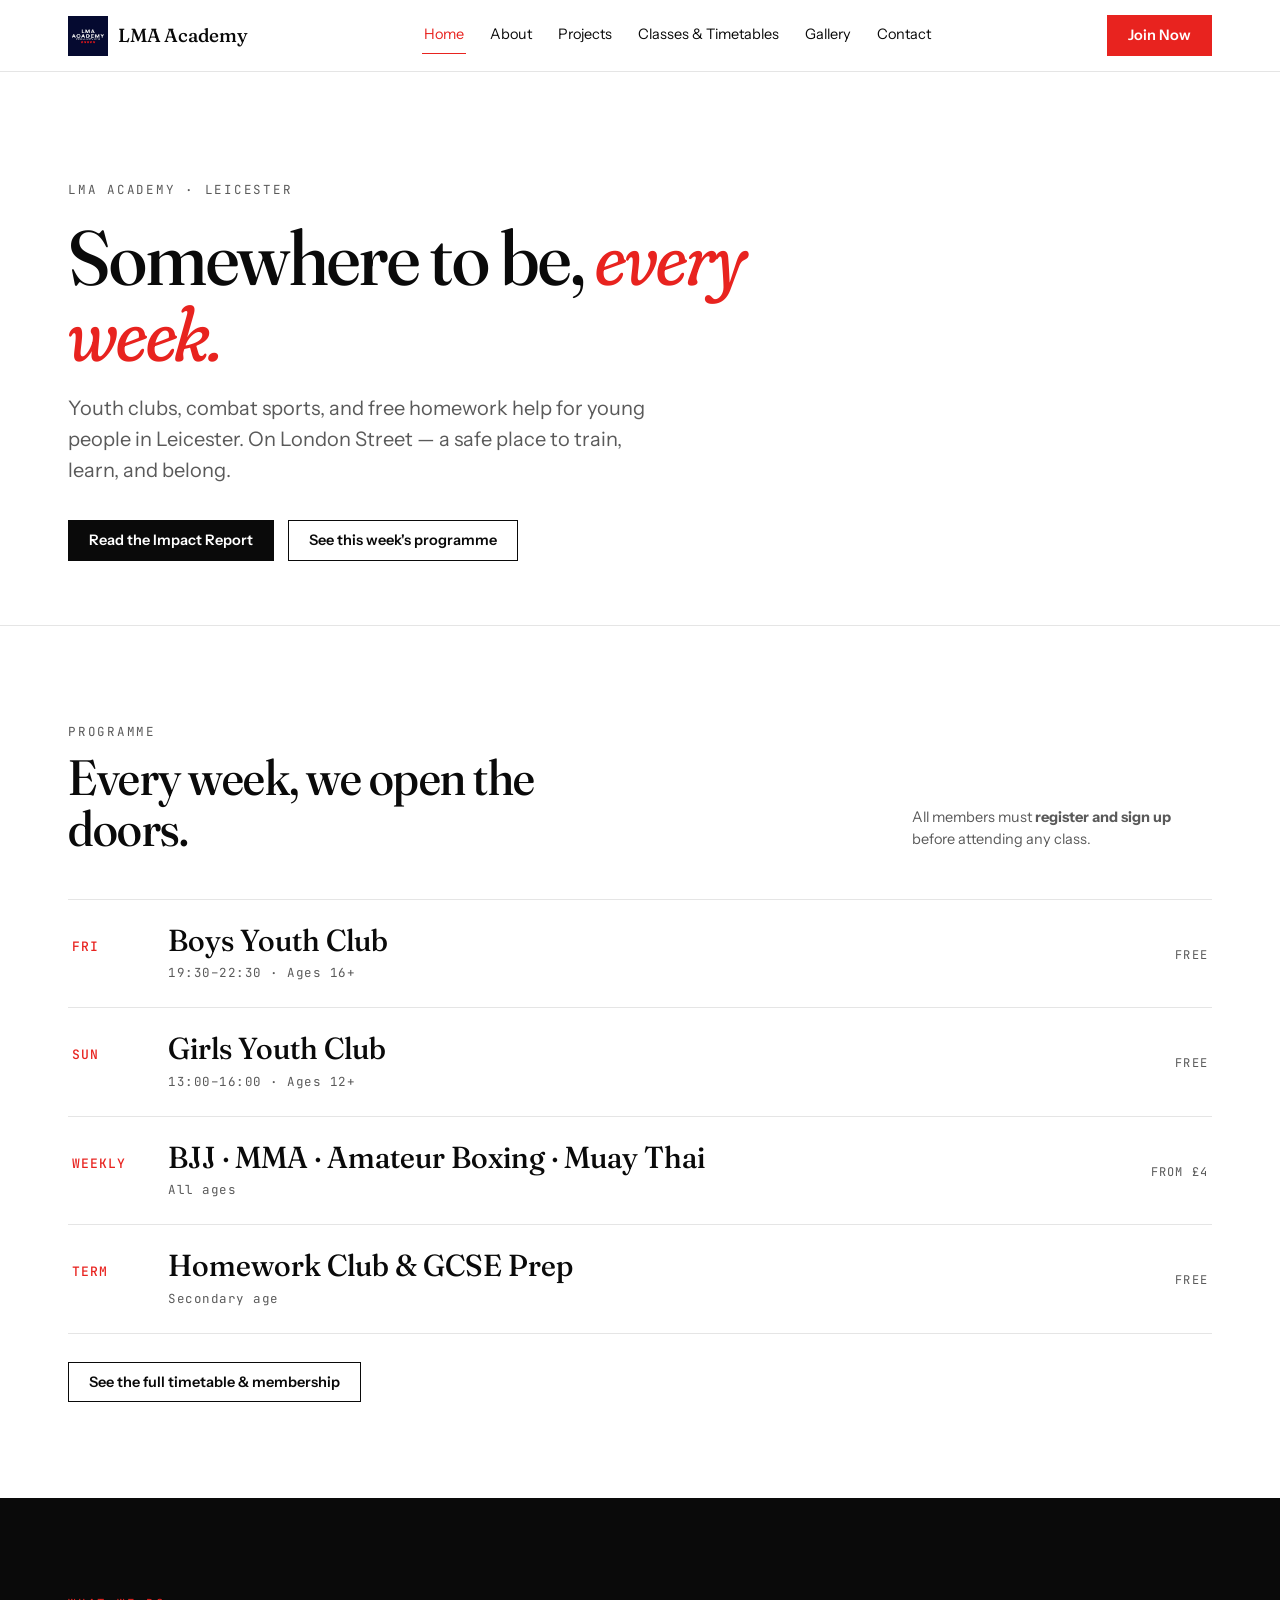
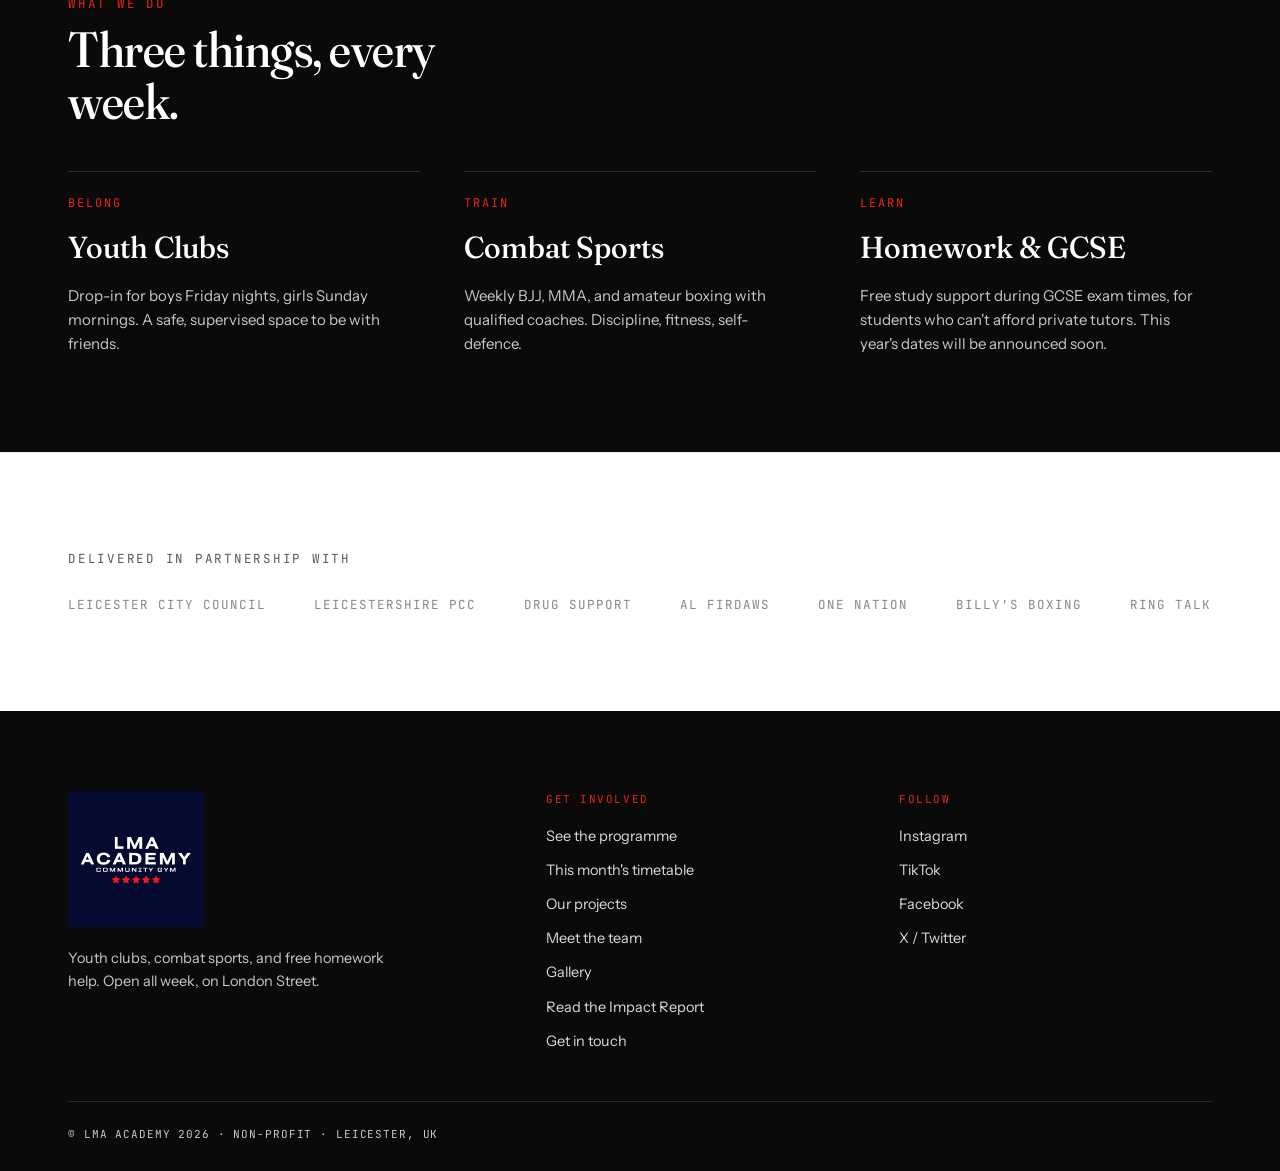
<file: index.html>
<!doctype html>
<html lang="en">
<head>
<meta charset="utf-8" />
<meta name="viewport" content="width=device-width, initial-scale=1" />
<meta name="color-scheme" content="light only" />
<meta name="supported-color-schemes" content="light" />
<meta name="theme-color" content="#FFFFFF" />
<title>LMA Academy — Youth clubs, combat sports &amp; homework club, Leicester</title>
<meta name="description" content="Youth clubs, combat sports, and free homework help for young people in Leicester. 66 London Street — a safe place to train, learn, and belong, every week." />
<meta property="og:title" content="LMA Academy — Somewhere to be, every week." />
<meta property="og:description" content="Youth clubs, combat sports, and free homework help for young people in Leicester. On London Street — a safe place to train, learn, and belong." />
<meta property="og:type" content="website" />
<meta property="og:image" content="https://lmaacademy.org/assets/lma-logo.jpg" />
<link rel="icon" type="image/jpeg" href="assets/lma-logo.jpg" />
<link rel="apple-touch-icon" href="assets/lma-logo.jpg" />

<link rel="preconnect" href="https://fonts.googleapis.com" />
<link rel="preconnect" href="https://fonts.gstatic.com" crossorigin />
<link rel="preload" as="style" href="https://fonts.googleapis.com/css2?family=Fraunces:ital,opsz,wght,SOFT@0,9..144,300..700,30..100;1,9..144,300..700,30..100&family=Instrument+Sans:wght@400;500;600&family=JetBrains+Mono:wght@400;500&display=swap" />
<link href="https://fonts.googleapis.com/css2?family=Fraunces:ital,opsz,wght,SOFT@0,9..144,300..700,30..100;1,9..144,300..700,30..100&family=Instrument+Sans:wght@400;500;600&family=JetBrains+Mono:wght@400;500&display=swap" rel="stylesheet" />
<link rel="stylesheet" href="assets/styles.css" />

<script type="application/ld+json">
{
  "@context": "https://schema.org",
  "@type": "NGO",
  "name": "LMA Academy",
  "url": "https://lmaacademy.org",
  "address": {
    "@type": "PostalAddress",
    "streetAddress": "66 London Street",
    "addressLocality": "Leicester",
    "postalCode": "LE5 3RU",
    "addressCountry": "GB"
  },
  "telephone": "+447511526333",
  "email": "Admin@lmaacademy.org",
  "sameAs": [
    "https://www.instagram.com/lma_academy",
    "https://www.tiktok.com/@lma_academy",
    "https://www.facebook.com/share/ZXQbTFNiikPn39bd/",
    "https://x.com/lmaacademy_"
  ]
}
</script>
</head>
<body>

<a href="#main" class="skip-link">Skip to main content</a>

<header class="top" id="top">
  <div class="top-inner">
    <a href="index.html" class="brand" aria-label="LMA Academy — home">
      <img class="brand-mark" src="assets/lma-logo.jpg" alt="" width="40" height="40" /><span>LMA Academy</span>
    </a>
    <nav class="primary-nav" aria-label="Primary">
      <a href="index.html" aria-current="page" class="is-active">Home</a>
      <a href="about.html" class="">About</a>
      <a href="projects.html" class="">Projects</a>
      <a href="classes.html" class="">Classes & Timetables</a>
      <a href="gallery.html" class="">Gallery</a>
      <a href="contact.html" class="">Contact</a>
    </nav>
    <a href="classes.html" class="btn btn-red">Join Now</a>
    <button class="menu-toggle" id="menuToggle" type="button" aria-expanded="false" aria-controls="mobileNav" aria-label="Open menu">
      <span></span><span></span><span></span>
    </button>
  </div>
</header>

<div class="mobile-nav" id="mobileNav">
  <nav aria-label="Mobile">
    <a href="index.html" aria-current="page" class="is-active">Home</a>
    <a href="about.html" class="">About</a>
    <a href="projects.html" class="">Projects</a>
    <a href="classes.html" class="">Classes & Timetables</a>
    <a href="gallery.html" class="">Gallery</a>
    <a href="contact.html" class="">Contact</a>
  </nav>
</div>

<main id="main">
  <section class="hero">
    <div class="wrap">
      <div class="eyebrow">LMA Academy · Leicester</div>
      <h1 class="headline">Somewhere to be, <em>every week.</em></h1>
      <p class="lede">
        Youth clubs, combat sports, and free homework help for young people
        in Leicester. On London Street — a safe place to train, learn, and
        belong.
      </p>
      <div class="hero-actions">
        <a class="btn btn-solid" href="https://drive.google.com/file/d/15Q95Gauwquju064zafv_QoonsNqUYyMX/view" target="_blank" rel="noopener">Read the Impact Report</a>
        <a class="btn btn-ghost" href="classes.html">See this week's programme</a>
      </div>
    </div>
  </section>

  <section class="schedule" id="programme">
    <div class="wrap">
      <div class="section-head">
        <div>
          <div class="eyebrow">Programme</div>
          <h2 class="section-title">Every week, we open the doors.</h2>
        </div>
        <p class="section-aside">All members must <strong>register and sign up</strong> before attending any class.</p>
      </div>

      <ul class="fixture-list">
        <li class="fixture-row">
          <span class="fixture-day">FRI</span>
          <span>
            <h3 class="fixture-title">Boys Youth Club</h3>
            <span class="fixture-meta">19:30–22:30 · Ages 16+</span>
          </span>
          <span class="fixture-status">Free</span>
        </li>
        <li class="fixture-row">
          <span class="fixture-day">SUN</span>
          <span>
            <h3 class="fixture-title">Girls Youth Club</h3>
            <span class="fixture-meta">13:00–16:00 · Ages 12+</span>
          </span>
          <span class="fixture-status">Free</span>
        </li>
        <li class="fixture-row">
          <span class="fixture-day">WEEKLY</span>
          <span>
            <h3 class="fixture-title">BJJ · MMA · Amateur Boxing · Muay Thai</h3>
            <span class="fixture-meta">All ages</span>
          </span>
          <span class="fixture-status">From £4</span>
        </li>
        <li class="fixture-row">
          <span class="fixture-day">TERM</span>
          <span>
            <h3 class="fixture-title">Homework Club &amp; GCSE Prep</h3>
            <span class="fixture-meta">Secondary age</span>
          </span>
          <span class="fixture-status">Free</span>
        </li>
      </ul>

      <div style="margin-top:28px;">
        <a class="btn btn-ghost" href="classes.html">See the full timetable &amp; membership</a>
      </div>
    </div>
  </section>

  <section class="pillars" id="what-we-do">
    <div class="wrap">
      <div class="section-head">
        <div>
          <div class="eyebrow on-dark">What we do</div>
          <h2 class="section-title">Three things, every week.</h2>
        </div>
      </div>
      <div class="pillars-grid">
        <div class="pillar">
          <div class="pillar-tag">Belong</div>
          <h3 class="pillar-name">Youth Clubs</h3>
          <p class="pillar-body">Drop-in for boys Friday nights, girls Sunday mornings. A safe, supervised space to be with friends.</p>
        </div>
        <div class="pillar">
          <div class="pillar-tag">Train</div>
          <h3 class="pillar-name">Combat Sports</h3>
          <p class="pillar-body">Weekly BJJ, MMA, and amateur boxing with qualified coaches. Discipline, fitness, self-defence.</p>
        </div>
        <div class="pillar">
          <div class="pillar-tag">Learn</div>
          <h3 class="pillar-name">Homework &amp; GCSE</h3>
          <p class="pillar-body">Free study support during GCSE exam times, for students who can't afford private tutors. This year's dates will be announced soon.</p>
        </div>
      </div>
    </div>
  </section>

  <section class="partners">
    <div class="wrap">
      <div class="eyebrow">Delivered in partnership with</div>
      <div class="partners-row">
        <span class="partner-name" tabindex="0">Leicester City Council</span>
        <span class="partner-name" tabindex="0">Leicestershire PCC</span>
        <span class="partner-name" tabindex="0">Drug Support</span>
        <span class="partner-name" tabindex="0">Al Firdaws</span>
        <span class="partner-name" tabindex="0">One Nation</span>
        <span class="partner-name" tabindex="0">Billy's Boxing</span>
        <span class="partner-name" tabindex="0">Ring Talk</span>
      </div>
    </div>
  </section>

</main>

<footer class="site-footer">
  <div class="wrap">
    <div class="foot-grid">
      <div>
        <img class="foot-brand-mark" src="assets/lma-logo.jpg" alt="LMA Academy — Community Gym" width="500" height="500" loading="lazy" />
        <p class="foot-tagline">Youth clubs, combat sports, and free homework help. Open all week, on London Street.</p>
      </div>
      <div>
        <div class="foot-heading">Get involved</div>
        <ul class="foot-list">
          <li><a href="classes.html">See the programme</a></li>
          <li><a href="classes.html#this-month">This month's timetable</a></li>
          <li><a href="projects.html">Our projects</a></li>
          <li><a href="about.html#team">Meet the team</a></li>
          <li><a href="gallery.html">Gallery</a></li>
          <li><a href="https://drive.google.com/file/d/15Q95Gauwquju064zafv_QoonsNqUYyMX/view" target="_blank" rel="noopener">Read the Impact Report</a></li>
          <li><a href="contact.html">Get in touch</a></li>
        </ul>
      </div>
      <div>
        <div class="foot-heading">Follow</div>
        <ul class="foot-list">
          <li><a href="https://www.instagram.com/lma_academy" target="_blank" rel="noopener">Instagram</a></li>
          <li><a href="https://www.tiktok.com/@lma_academy" target="_blank" rel="noopener">TikTok</a></li>
          <li><a href="https://www.facebook.com/share/ZXQbTFNiikPn39bd/" target="_blank" rel="noopener">Facebook</a></li>
          <li><a href="https://x.com/lmaacademy_" target="_blank" rel="noopener">X / Twitter</a></li>
        </ul>
      </div>
    </div>
    <div class="foot-bottom">
      <span>© LMA Academy <span id="year">2026</span> · Non-profit · Leicester, UK</span>
    </div>
  </div>
</footer>

<script src="assets/site.js"></script>

</body>
</html>
</file>
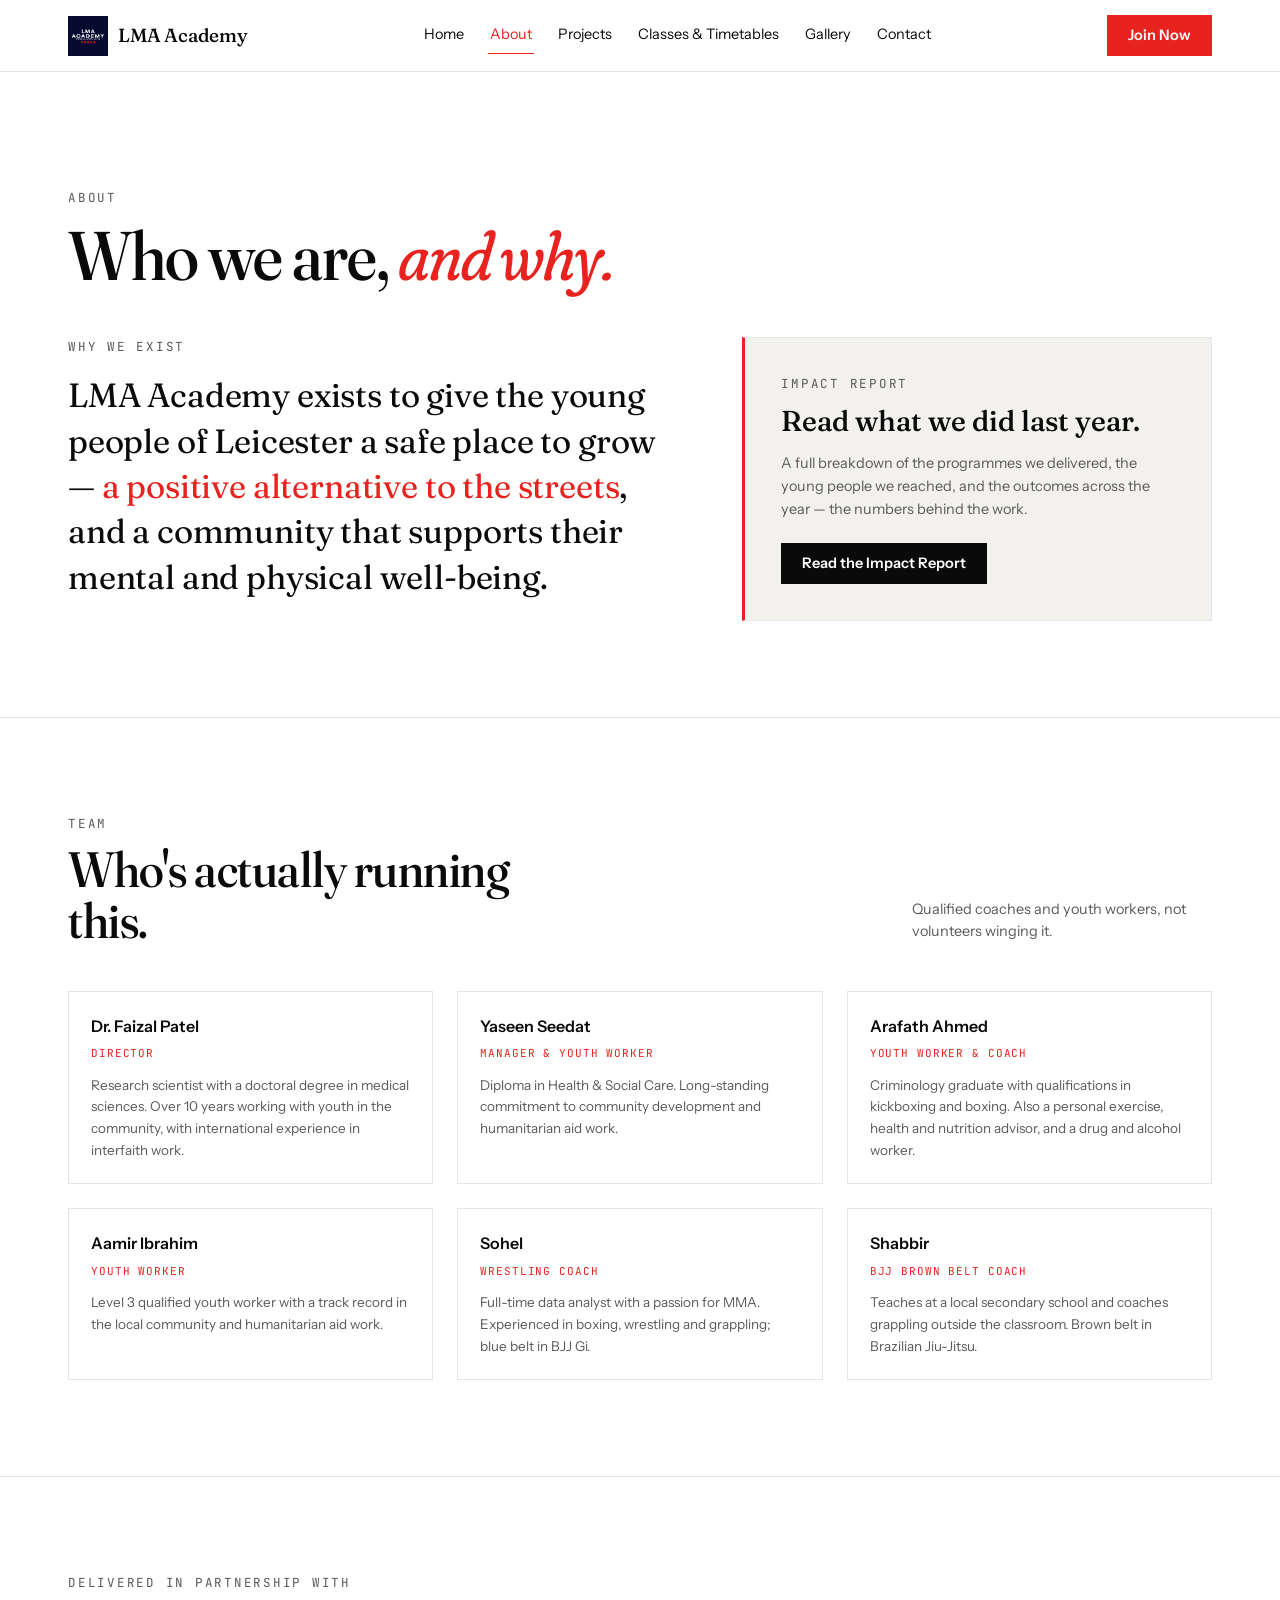
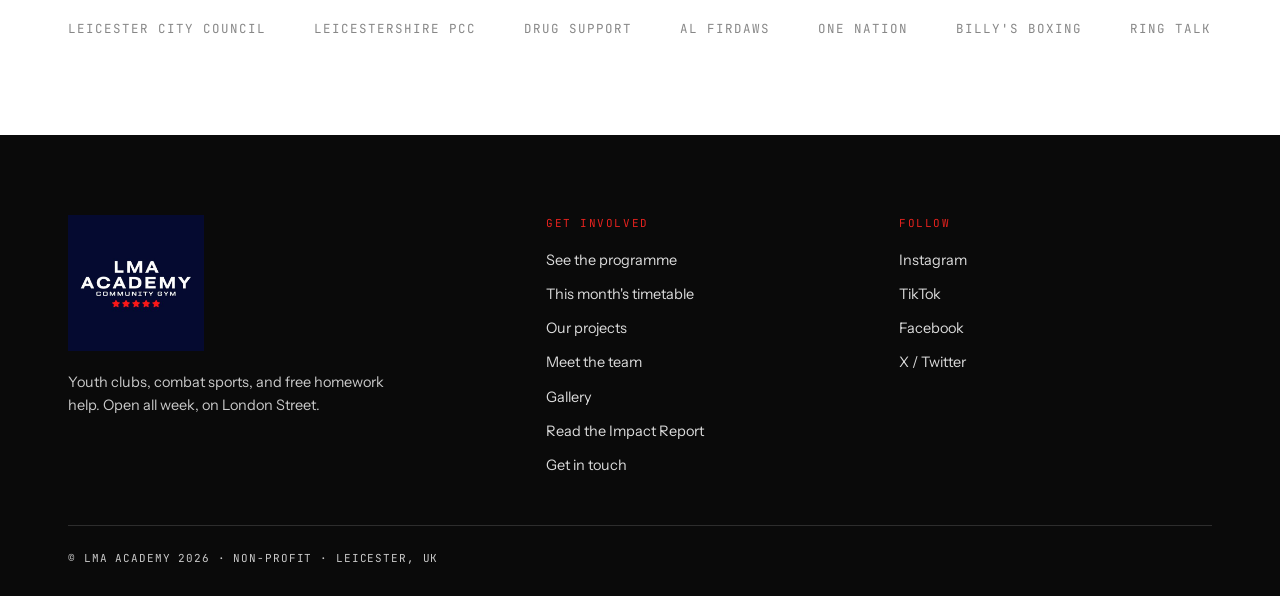
<file: about.html>
<!doctype html>
<html lang="en">
<head>
<meta charset="utf-8" />
<meta name="viewport" content="width=device-width, initial-scale=1" />
<meta name="color-scheme" content="light only" />
<meta name="supported-color-schemes" content="light" />
<meta name="theme-color" content="#FFFFFF" />
<title>About — LMA Academy, Leicester</title>
<meta name="description" content="Why LMA Academy exists, our Impact Report, and the qualified coaches and youth workers who run it." />
<meta property="og:title" content="About — LMA Academy" />
<meta property="og:description" content="Why LMA Academy exists, our Impact Report, and the team who run it." />
<meta property="og:type" content="website" />
<meta property="og:image" content="https://lmaacademy.org/assets/lma-logo.jpg" />
<link rel="icon" type="image/jpeg" href="assets/lma-logo.jpg" />
<link rel="apple-touch-icon" href="assets/lma-logo.jpg" />

<link rel="preconnect" href="https://fonts.googleapis.com" />
<link rel="preconnect" href="https://fonts.gstatic.com" crossorigin />
<link rel="preload" as="style" href="https://fonts.googleapis.com/css2?family=Fraunces:ital,opsz,wght,SOFT@0,9..144,300..700,30..100;1,9..144,300..700,30..100&family=Instrument+Sans:wght@400;500;600&family=JetBrains+Mono:wght@400;500&display=swap" />
<link href="https://fonts.googleapis.com/css2?family=Fraunces:ital,opsz,wght,SOFT@0,9..144,300..700,30..100;1,9..144,300..700,30..100&family=Instrument+Sans:wght@400;500;600&family=JetBrains+Mono:wght@400;500&display=swap" rel="stylesheet" />
<link rel="stylesheet" href="assets/styles.css" />
</head>
<body>

<a href="#main" class="skip-link">Skip to main content</a>

<header class="top" id="top">
  <div class="top-inner">
    <a href="index.html" class="brand" aria-label="LMA Academy — home">
      <img class="brand-mark" src="assets/lma-logo.jpg" alt="" width="40" height="40" /><span>LMA Academy</span>
    </a>
    <nav class="primary-nav" aria-label="Primary">
      <a href="index.html" class="">Home</a>
      <a href="about.html" aria-current="page" class="is-active">About</a>
      <a href="projects.html" class="">Projects</a>
      <a href="classes.html" class="">Classes & Timetables</a>
      <a href="gallery.html" class="">Gallery</a>
      <a href="contact.html" class="">Contact</a>
    </nav>
    <a href="classes.html" class="btn btn-red">Join Now</a>
    <button class="menu-toggle" id="menuToggle" type="button" aria-expanded="false" aria-controls="mobileNav" aria-label="Open menu">
      <span></span><span></span><span></span>
    </button>
  </div>
</header>

<div class="mobile-nav" id="mobileNav">
  <nav aria-label="Mobile">
    <a href="index.html" class="">Home</a>
    <a href="about.html" aria-current="page" class="is-active">About</a>
    <a href="projects.html" class="">Projects</a>
    <a href="classes.html" class="">Classes & Timetables</a>
    <a href="gallery.html" class="">Gallery</a>
    <a href="contact.html" class="">Contact</a>
  </nav>
</div>

<main id="main">
  <section class="mission-impact" id="impact">
    <div class="wrap">
      <div class="page-hero-head">
        <div class="eyebrow">About</div>
        <h1 class="page-hero-title">Who we are, <em>and why.</em></h1>
      </div>
      <div class="mission-grid">
        <div>
          <div class="eyebrow">Why we exist</div>
          <p class="mission-body" style="margin-top:16px;">
            LMA Academy exists to give the young people of Leicester a safe
            place to grow — <span class="emph">a positive alternative to the
            streets</span>, and a community that supports their mental and
            physical well-being.
          </p>
        </div>
        <aside class="impact-card">
          <div class="eyebrow">Impact Report</div>
          <h3 class="impact-title">Read what we did last year.</h3>
          <p class="impact-desc">A full breakdown of the programmes we delivered, the young people we reached, and the outcomes across the year — the numbers behind the work.</p>
          <a class="btn btn-solid" href="https://drive.google.com/file/d/15Q95Gauwquju064zafv_QoonsNqUYyMX/view" target="_blank" rel="noopener">Read the Impact Report</a>
        </aside>
      </div>
    </div>
  </section>

  <section class="team" id="team">
    <div class="wrap">
      <div class="section-head">
        <div>
          <div class="eyebrow">Team</div>
          <h2 class="section-title">Who's actually running this.</h2>
        </div>
        <p class="section-aside">Qualified coaches and youth workers, not volunteers winging it.</p>
      </div>
      <div class="team-grid">
        <div class="team-card">
          <h3 class="team-name">Dr. Faizal Patel</h3>
          <div class="team-role">Director</div>
          <p class="team-bio">Research scientist with a doctoral degree in medical sciences. Over 10 years working with youth in the community, with international experience in interfaith work.</p>
        </div>
        <div class="team-card">
          <h3 class="team-name">Yaseen Seedat</h3>
          <div class="team-role">Manager &amp; Youth Worker</div>
          <p class="team-bio">Diploma in Health &amp; Social Care. Long-standing commitment to community development and humanitarian aid work.</p>
        </div>
        <div class="team-card">
          <h3 class="team-name">Arafath Ahmed</h3>
          <div class="team-role">Youth Worker &amp; Coach</div>
          <p class="team-bio">Criminology graduate with qualifications in kickboxing and boxing. Also a personal exercise, health and nutrition advisor, and a drug and alcohol worker.</p>
        </div>
        <div class="team-card">
          <h3 class="team-name">Aamir Ibrahim</h3>
          <div class="team-role">Youth Worker</div>
          <p class="team-bio">Level 3 qualified youth worker with a track record in the local community and humanitarian aid work.</p>
        </div>
        <div class="team-card">
          <h3 class="team-name">Sohel</h3>
          <div class="team-role">Wrestling Coach</div>
          <p class="team-bio">Full-time data analyst with a passion for MMA. Experienced in boxing, wrestling and grappling; blue belt in BJJ Gi.</p>
        </div>
        <div class="team-card">
          <h3 class="team-name">Shabbir</h3>
          <div class="team-role">BJJ Brown Belt Coach</div>
          <p class="team-bio">Teaches at a local secondary school and coaches grappling outside the classroom. Brown belt in Brazilian Jiu-Jitsu.</p>
        </div>
      </div>
    </div>
  </section>

  <section class="partners">
    <div class="wrap">
      <div class="eyebrow">Delivered in partnership with</div>
      <div class="partners-row">
        <span class="partner-name" tabindex="0">Leicester City Council</span>
        <span class="partner-name" tabindex="0">Leicestershire PCC</span>
        <span class="partner-name" tabindex="0">Drug Support</span>
        <span class="partner-name" tabindex="0">Al Firdaws</span>
        <span class="partner-name" tabindex="0">One Nation</span>
        <span class="partner-name" tabindex="0">Billy's Boxing</span>
        <span class="partner-name" tabindex="0">Ring Talk</span>
      </div>
    </div>
  </section>

</main>

<footer class="site-footer">
  <div class="wrap">
    <div class="foot-grid">
      <div>
        <img class="foot-brand-mark" src="assets/lma-logo.jpg" alt="LMA Academy — Community Gym" width="500" height="500" loading="lazy" />
        <p class="foot-tagline">Youth clubs, combat sports, and free homework help. Open all week, on London Street.</p>
      </div>
      <div>
        <div class="foot-heading">Get involved</div>
        <ul class="foot-list">
          <li><a href="classes.html">See the programme</a></li>
          <li><a href="classes.html#this-month">This month's timetable</a></li>
          <li><a href="projects.html">Our projects</a></li>
          <li><a href="about.html#team">Meet the team</a></li>
          <li><a href="gallery.html">Gallery</a></li>
          <li><a href="https://drive.google.com/file/d/15Q95Gauwquju064zafv_QoonsNqUYyMX/view" target="_blank" rel="noopener">Read the Impact Report</a></li>
          <li><a href="contact.html">Get in touch</a></li>
        </ul>
      </div>
      <div>
        <div class="foot-heading">Follow</div>
        <ul class="foot-list">
          <li><a href="https://www.instagram.com/lma_academy" target="_blank" rel="noopener">Instagram</a></li>
          <li><a href="https://www.tiktok.com/@lma_academy" target="_blank" rel="noopener">TikTok</a></li>
          <li><a href="https://www.facebook.com/share/ZXQbTFNiikPn39bd/" target="_blank" rel="noopener">Facebook</a></li>
          <li><a href="https://x.com/lmaacademy_" target="_blank" rel="noopener">X / Twitter</a></li>
        </ul>
      </div>
    </div>
    <div class="foot-bottom">
      <span>© LMA Academy <span id="year">2026</span> · Non-profit · Leicester, UK</span>
    </div>
  </div>
</footer>

<script src="assets/site.js"></script>

</body>
</html>
</file>
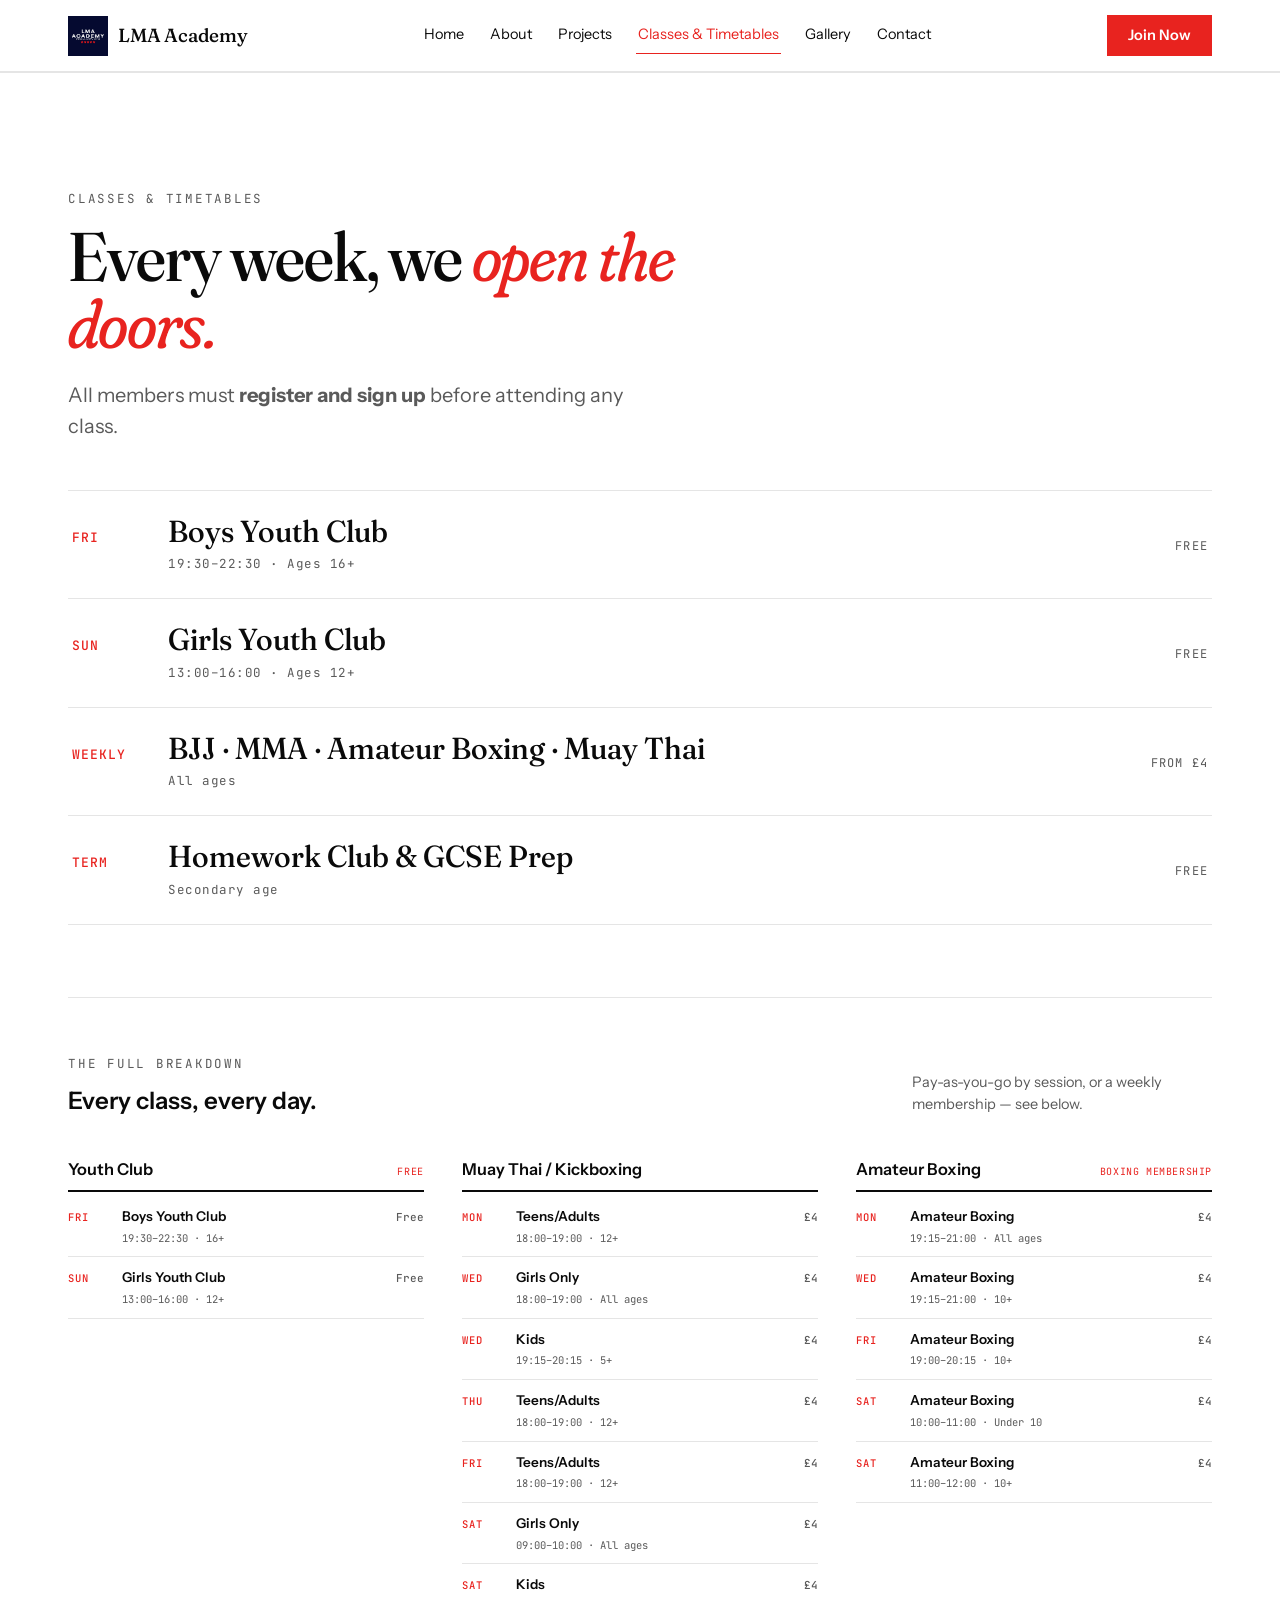
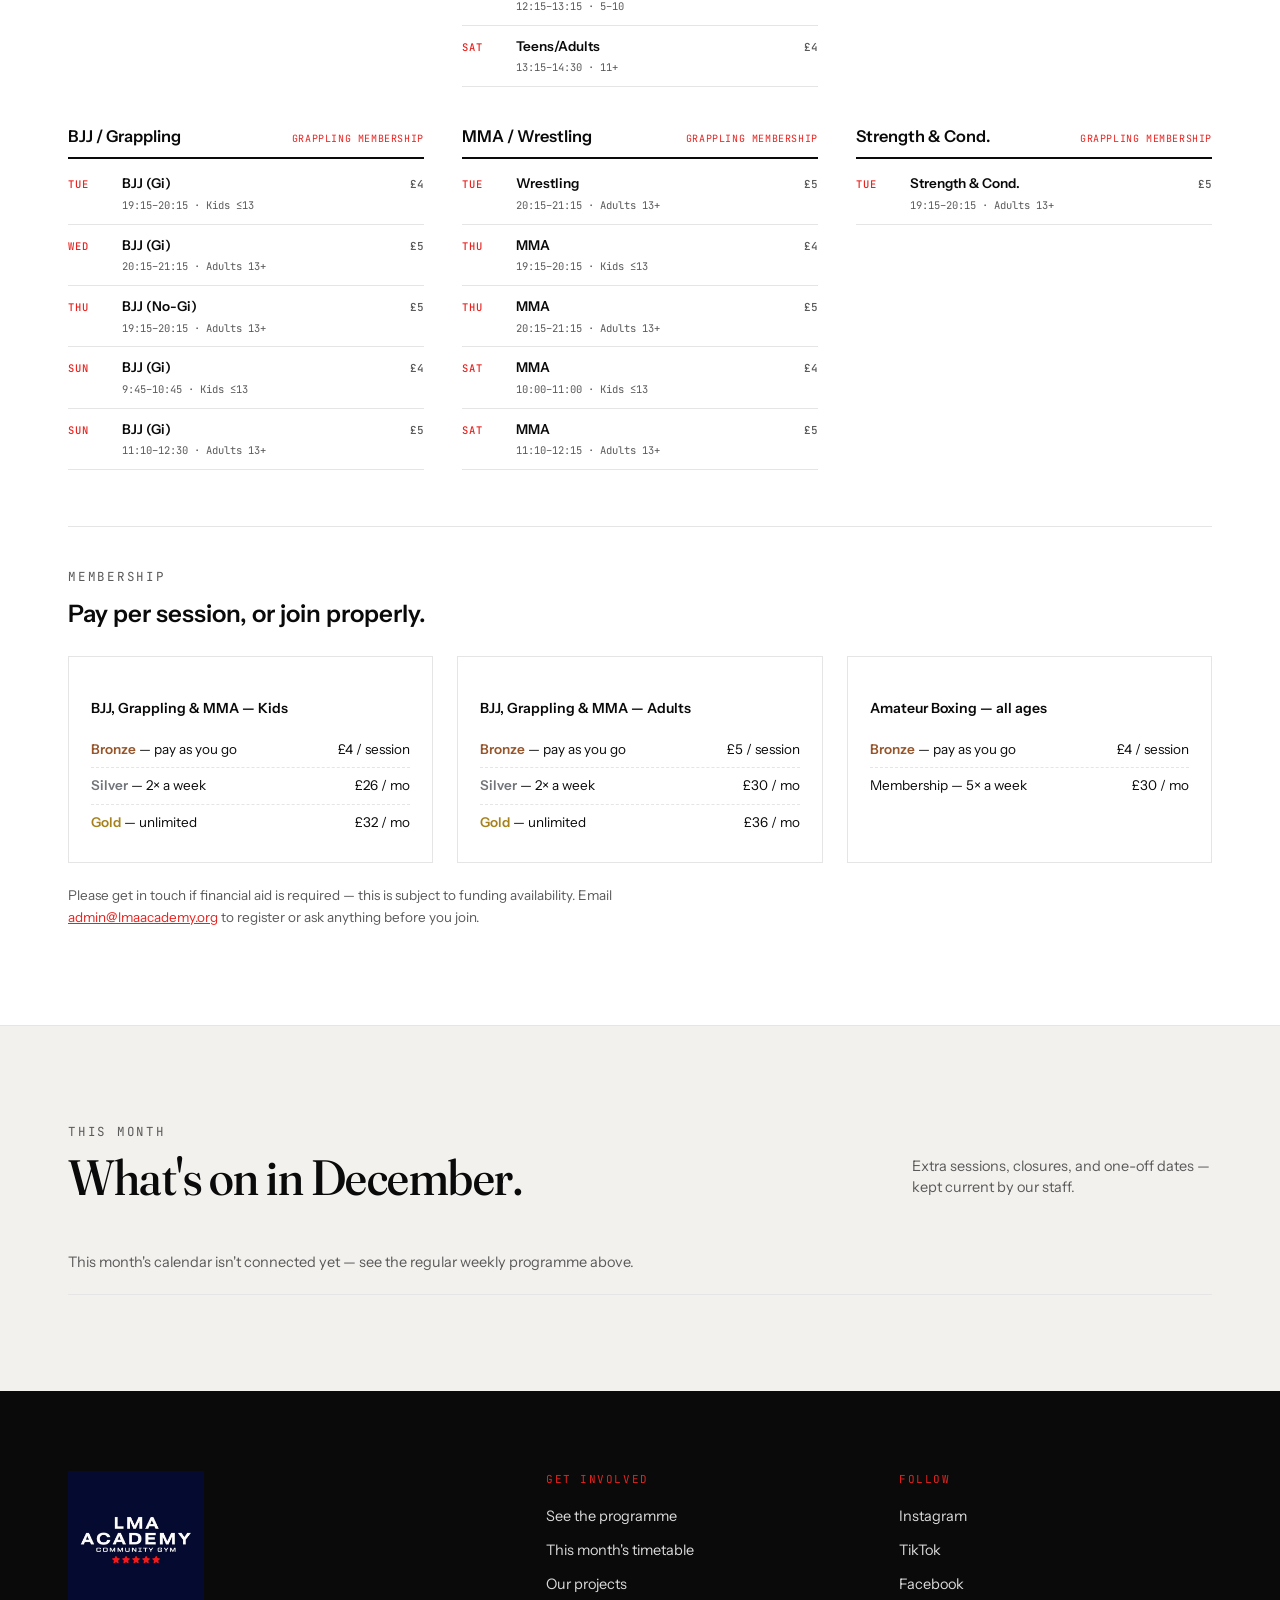
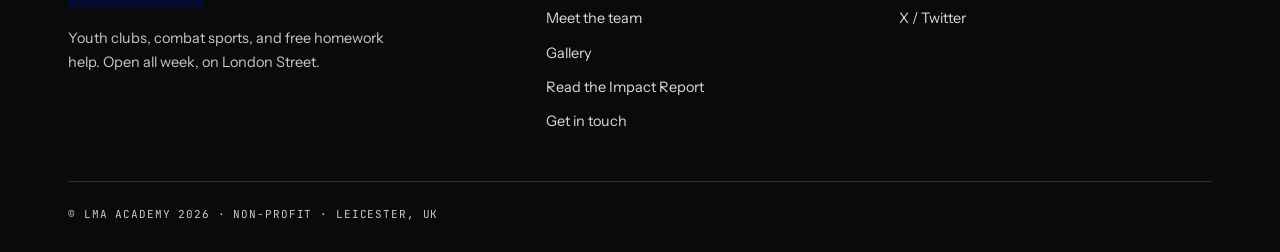
<file: classes.html>
<!doctype html>
<html lang="en">
<head>
<meta charset="utf-8" />
<meta name="viewport" content="width=device-width, initial-scale=1" />
<meta name="color-scheme" content="light only" />
<meta name="supported-color-schemes" content="light" />
<meta name="theme-color" content="#FFFFFF" />
<title>Classes &amp; Timetables — LMA Academy, Leicester</title>
<meta name="description" content="The full LMA Academy weekly timetable: youth clubs, amateur boxing, BJJ, MMA, Muay Thai and kickboxing, plus membership pricing and this month's extra sessions." />
<meta property="og:title" content="Classes &amp; Timetables — LMA Academy" />
<meta property="og:description" content="The full weekly timetable, membership pricing, and this month's extra sessions." />
<meta property="og:type" content="website" />
<meta property="og:image" content="https://lmaacademy.org/assets/lma-logo.jpg" />
<link rel="icon" type="image/jpeg" href="assets/lma-logo.jpg" />
<link rel="apple-touch-icon" href="assets/lma-logo.jpg" />

<link rel="preconnect" href="https://fonts.googleapis.com" />
<link rel="preconnect" href="https://fonts.gstatic.com" crossorigin />
<link rel="preload" as="style" href="https://fonts.googleapis.com/css2?family=Fraunces:ital,opsz,wght,SOFT@0,9..144,300..700,30..100;1,9..144,300..700,30..100&family=Instrument+Sans:wght@400;500;600&family=JetBrains+Mono:wght@400;500&display=swap" />
<link href="https://fonts.googleapis.com/css2?family=Fraunces:ital,opsz,wght,SOFT@0,9..144,300..700,30..100;1,9..144,300..700,30..100&family=Instrument+Sans:wght@400;500;600&family=JetBrains+Mono:wght@400;500&display=swap" rel="stylesheet" />
<link rel="stylesheet" href="assets/styles.css" />
</head>
<body>

<a href="#main" class="skip-link">Skip to main content</a>

<header class="top" id="top">
  <div class="top-inner">
    <a href="index.html" class="brand" aria-label="LMA Academy — home">
      <img class="brand-mark" src="assets/lma-logo.jpg" alt="" width="40" height="40" /><span>LMA Academy</span>
    </a>
    <nav class="primary-nav" aria-label="Primary">
      <a href="index.html" class="">Home</a>
      <a href="about.html" class="">About</a>
      <a href="projects.html" class="">Projects</a>
      <a href="classes.html" aria-current="page" class="is-active">Classes & Timetables</a>
      <a href="gallery.html" class="">Gallery</a>
      <a href="contact.html" class="">Contact</a>
    </nav>
    <a href="classes.html" class="btn btn-red">Join Now</a>
    <button class="menu-toggle" id="menuToggle" type="button" aria-expanded="false" aria-controls="mobileNav" aria-label="Open menu">
      <span></span><span></span><span></span>
    </button>
  </div>
</header>

<div class="mobile-nav" id="mobileNav">
  <nav aria-label="Mobile">
    <a href="index.html" class="">Home</a>
    <a href="about.html" class="">About</a>
    <a href="projects.html" class="">Projects</a>
    <a href="classes.html" aria-current="page" class="is-active">Classes & Timetables</a>
    <a href="gallery.html" class="">Gallery</a>
    <a href="contact.html" class="">Contact</a>
  </nav>
</div>

<main id="main">
  <section class="schedule" id="programme">
    <div class="wrap">
      <div class="page-hero-head">
        <div class="eyebrow">Classes &amp; Timetables</div>
        <h1 class="page-hero-title">Every week, we <em>open the doors.</em></h1>
        <p class="lede">All members must <strong>register and sign up</strong> before attending any class.</p>
      </div>

      <ul class="fixture-list">
        <li class="fixture-row">
          <span class="fixture-day">FRI</span>
          <span>
            <h3 class="fixture-title">Boys Youth Club</h3>
            <span class="fixture-meta">19:30–22:30 · Ages 16+</span>
          </span>
          <span class="fixture-status">Free</span>
        </li>
        <li class="fixture-row">
          <span class="fixture-day">SUN</span>
          <span>
            <h3 class="fixture-title">Girls Youth Club</h3>
            <span class="fixture-meta">13:00–16:00 · Ages 12+</span>
          </span>
          <span class="fixture-status">Free</span>
        </li>
        <li class="fixture-row">
          <span class="fixture-day">WEEKLY</span>
          <span>
            <h3 class="fixture-title">BJJ · MMA · Amateur Boxing · Muay Thai</h3>
            <span class="fixture-meta">All ages</span>
          </span>
          <span class="fixture-status">From £4</span>
        </li>
        <li class="fixture-row">
          <span class="fixture-day">TERM</span>
          <span>
            <h3 class="fixture-title">Homework Club &amp; GCSE Prep</h3>
            <span class="fixture-meta">Secondary age</span>
          </span>
          <span class="fixture-status">Free</span>
        </li>
      </ul>

      <div class="timetable-full">
        <div class="timetable-full-head">
          <div>
            <div class="eyebrow">The full breakdown</div>
            <h3 class="category-name" style="font-size:1.5rem;margin-top:8px;">Every class, every day.</h3>
          </div>
          <p class="section-aside">Pay-as-you-go by session, or a weekly membership — see below.</p>
        </div>

        <div class="cat-grid">
          <div class="category">
            <div class="category-head"><span class="category-name">Youth Club</span><span class="category-badge">Free</span></div>
            <ul class="fixture-list cat-list">
              <li class="cat-row"><span class="fixture-day">FRI</span><span><span class="cat-title">Boys Youth Club</span><span class="cat-meta">19:30–22:30 · 16+</span></span><span class="cat-price">Free</span></li>
              <li class="cat-row"><span class="fixture-day">SUN</span><span><span class="cat-title">Girls Youth Club</span><span class="cat-meta">13:00–16:00 · 12+</span></span><span class="cat-price">Free</span></li>
            </ul>
          </div>

          <div class="category">
            <div class="category-head"><span class="category-name">Muay Thai / Kickboxing</span></div>
            <ul class="fixture-list cat-list">
              <li class="cat-row"><span class="fixture-day">MON</span><span><span class="cat-title">Teens/Adults</span><span class="cat-meta">18:00–19:00 · 12+</span></span><span class="cat-price">£4</span></li>
              <li class="cat-row"><span class="fixture-day">WED</span><span><span class="cat-title">Girls Only</span><span class="cat-meta">18:00–19:00 · All ages</span></span><span class="cat-price">£4</span></li>
              <li class="cat-row"><span class="fixture-day">WED</span><span><span class="cat-title">Kids</span><span class="cat-meta">19:15–20:15 · 5+</span></span><span class="cat-price">£4</span></li>
              <li class="cat-row"><span class="fixture-day">THU</span><span><span class="cat-title">Teens/Adults</span><span class="cat-meta">18:00–19:00 · 12+</span></span><span class="cat-price">£4</span></li>
              <li class="cat-row"><span class="fixture-day">FRI</span><span><span class="cat-title">Teens/Adults</span><span class="cat-meta">18:00–19:00 · 12+</span></span><span class="cat-price">£4</span></li>
              <li class="cat-row"><span class="fixture-day">SAT</span><span><span class="cat-title">Girls Only</span><span class="cat-meta">09:00–10:00 · All ages</span></span><span class="cat-price">£4</span></li>
              <li class="cat-row"><span class="fixture-day">SAT</span><span><span class="cat-title">Kids</span><span class="cat-meta">12:15–13:15 · 5–10</span></span><span class="cat-price">£4</span></li>
              <li class="cat-row"><span class="fixture-day">SAT</span><span><span class="cat-title">Teens/Adults</span><span class="cat-meta">13:15–14:30 · 11+</span></span><span class="cat-price">£4</span></li>
            </ul>
          </div>

          <div class="category">
            <div class="category-head"><span class="category-name">Amateur Boxing</span><span class="category-badge">Boxing membership</span></div>
            <ul class="fixture-list cat-list">
              <li class="cat-row"><span class="fixture-day">MON</span><span><span class="cat-title">Amateur Boxing</span><span class="cat-meta">19:15–21:00 · All ages</span></span><span class="cat-price">£4</span></li>
              <li class="cat-row"><span class="fixture-day">WED</span><span><span class="cat-title">Amateur Boxing</span><span class="cat-meta">19:15–21:00 · 10+</span></span><span class="cat-price">£4</span></li>
              <li class="cat-row"><span class="fixture-day">FRI</span><span><span class="cat-title">Amateur Boxing</span><span class="cat-meta">19:00–20:15 · 10+</span></span><span class="cat-price">£4</span></li>
              <li class="cat-row"><span class="fixture-day">SAT</span><span><span class="cat-title">Amateur Boxing</span><span class="cat-meta">10:00–11:00 · Under 10</span></span><span class="cat-price">£4</span></li>
              <li class="cat-row"><span class="fixture-day">SAT</span><span><span class="cat-title">Amateur Boxing</span><span class="cat-meta">11:00–12:00 · 10+</span></span><span class="cat-price">£4</span></li>
            </ul>
          </div>

          <div class="category">
            <div class="category-head"><span class="category-name">BJJ / Grappling</span><span class="category-badge">Grappling membership</span></div>
            <ul class="fixture-list cat-list">
              <li class="cat-row"><span class="fixture-day">TUE</span><span><span class="cat-title">BJJ (Gi)</span><span class="cat-meta">19:15–20:15 · Kids ≤13</span></span><span class="cat-price">£4</span></li>
              <li class="cat-row"><span class="fixture-day">WED</span><span><span class="cat-title">BJJ (Gi)</span><span class="cat-meta">20:15–21:15 · Adults 13+</span></span><span class="cat-price">£5</span></li>
              <li class="cat-row"><span class="fixture-day">THU</span><span><span class="cat-title">BJJ (No-Gi)</span><span class="cat-meta">19:15–20:15 · Adults 13+</span></span><span class="cat-price">£5</span></li>
              <li class="cat-row"><span class="fixture-day">SUN</span><span><span class="cat-title">BJJ (Gi)</span><span class="cat-meta">9:45–10:45 · Kids ≤13</span></span><span class="cat-price">£4</span></li>
              <li class="cat-row"><span class="fixture-day">SUN</span><span><span class="cat-title">BJJ (Gi)</span><span class="cat-meta">11:10–12:30 · Adults 13+</span></span><span class="cat-price">£5</span></li>
            </ul>
          </div>

          <div class="category">
            <div class="category-head"><span class="category-name">MMA / Wrestling</span><span class="category-badge">Grappling membership</span></div>
            <ul class="fixture-list cat-list">
              <li class="cat-row"><span class="fixture-day">TUE</span><span><span class="cat-title">Wrestling</span><span class="cat-meta">20:15–21:15 · Adults 13+</span></span><span class="cat-price">£5</span></li>
              <li class="cat-row"><span class="fixture-day">THU</span><span><span class="cat-title">MMA</span><span class="cat-meta">19:15–20:15 · Kids ≤13</span></span><span class="cat-price">£4</span></li>
              <li class="cat-row"><span class="fixture-day">THU</span><span><span class="cat-title">MMA</span><span class="cat-meta">20:15–21:15 · Adults 13+</span></span><span class="cat-price">£5</span></li>
              <li class="cat-row"><span class="fixture-day">SAT</span><span><span class="cat-title">MMA</span><span class="cat-meta">10:00–11:00 · Kids ≤13</span></span><span class="cat-price">£4</span></li>
              <li class="cat-row"><span class="fixture-day">SAT</span><span><span class="cat-title">MMA</span><span class="cat-meta">11:10–12:15 · Adults 13+</span></span><span class="cat-price">£5</span></li>
            </ul>
          </div>

          <div class="category">
            <div class="category-head"><span class="category-name">Strength &amp; Cond.</span><span class="category-badge">Grappling membership</span></div>
            <ul class="fixture-list cat-list">
              <li class="cat-row"><span class="fixture-day">TUE</span><span><span class="cat-title">Strength &amp; Cond.</span><span class="cat-meta">19:15–20:15 · Adults 13+</span></span><span class="cat-price">£5</span></li>
            </ul>
          </div>
        </div>
      </div>

      <div class="membership">
        <div class="eyebrow">Membership</div>
        <h3 class="category-name" style="font-size:1.5rem;margin-top:8px;">Pay per session, or join properly.</h3>
        <div class="membership-grid">
          <div class="tier-card">
            <h4>BJJ, Grappling &amp; MMA — Kids</h4>
            <div class="tier-row"><span><span class="tier-bronze">Bronze</span> — pay as you go</span><span>£4 / session</span></div>
            <div class="tier-row"><span><span class="tier-silver">Silver</span> — 2× a week</span><span>£26 / mo</span></div>
            <div class="tier-row"><span><span class="tier-gold">Gold</span> — unlimited</span><span>£32 / mo</span></div>
          </div>
          <div class="tier-card">
            <h4>BJJ, Grappling &amp; MMA — Adults</h4>
            <div class="tier-row"><span><span class="tier-bronze">Bronze</span> — pay as you go</span><span>£5 / session</span></div>
            <div class="tier-row"><span><span class="tier-silver">Silver</span> — 2× a week</span><span>£30 / mo</span></div>
            <div class="tier-row"><span><span class="tier-gold">Gold</span> — unlimited</span><span>£36 / mo</span></div>
          </div>
          <div class="tier-card">
            <h4>Amateur Boxing — all ages</h4>
            <div class="tier-row"><span><span class="tier-bronze">Bronze</span> — pay as you go</span><span>£4 / session</span></div>
            <div class="tier-row"><span>Membership — 5× a week</span><span>£30 / mo</span></div>
          </div>
        </div>
        <p class="membership-note">Please get in touch if financial aid is required — this is subject to funding availability. Email <a href="mailto:admin@lmaacademy.org">admin@lmaacademy.org</a> to register or ask anything before you join.</p>
      </div>
    </div>
  </section>

  <section class="schedule month-timetable" id="this-month">
    <div class="wrap">
      <div class="section-head">
        <div>
          <div class="eyebrow">This month</div>
          <h2 class="section-title" id="month-heading">What's on this month.</h2>
        </div>
        <p class="section-aside">Extra sessions, closures, and one-off dates — kept current by our staff.</p>
      </div>

      <p id="month-state" class="month-state" role="status" aria-live="polite"></p>
      <ul class="fixture-list" id="month-list"></ul>
    </div>
  </section>

</main>

<footer class="site-footer">
  <div class="wrap">
    <div class="foot-grid">
      <div>
        <img class="foot-brand-mark" src="assets/lma-logo.jpg" alt="LMA Academy — Community Gym" width="500" height="500" loading="lazy" />
        <p class="foot-tagline">Youth clubs, combat sports, and free homework help. Open all week, on London Street.</p>
      </div>
      <div>
        <div class="foot-heading">Get involved</div>
        <ul class="foot-list">
          <li><a href="classes.html">See the programme</a></li>
          <li><a href="classes.html#this-month">This month's timetable</a></li>
          <li><a href="projects.html">Our projects</a></li>
          <li><a href="about.html#team">Meet the team</a></li>
          <li><a href="gallery.html">Gallery</a></li>
          <li><a href="https://drive.google.com/file/d/15Q95Gauwquju064zafv_QoonsNqUYyMX/view" target="_blank" rel="noopener">Read the Impact Report</a></li>
          <li><a href="contact.html">Get in touch</a></li>
        </ul>
      </div>
      <div>
        <div class="foot-heading">Follow</div>
        <ul class="foot-list">
          <li><a href="https://www.instagram.com/lma_academy" target="_blank" rel="noopener">Instagram</a></li>
          <li><a href="https://www.tiktok.com/@lma_academy" target="_blank" rel="noopener">TikTok</a></li>
          <li><a href="https://www.facebook.com/share/ZXQbTFNiikPn39bd/" target="_blank" rel="noopener">Facebook</a></li>
          <li><a href="https://x.com/lmaacademy_" target="_blank" rel="noopener">X / Twitter</a></li>
        </ul>
      </div>
    </div>
    <div class="foot-bottom">
      <span>© LMA Academy <span id="year">2026</span> · Non-profit · Leicester, UK</span>
    </div>
  </div>
</footer>

<script src="assets/site.js"></script>
<script src="assets/timetable.js"></script>
</body>
</html>
</file>
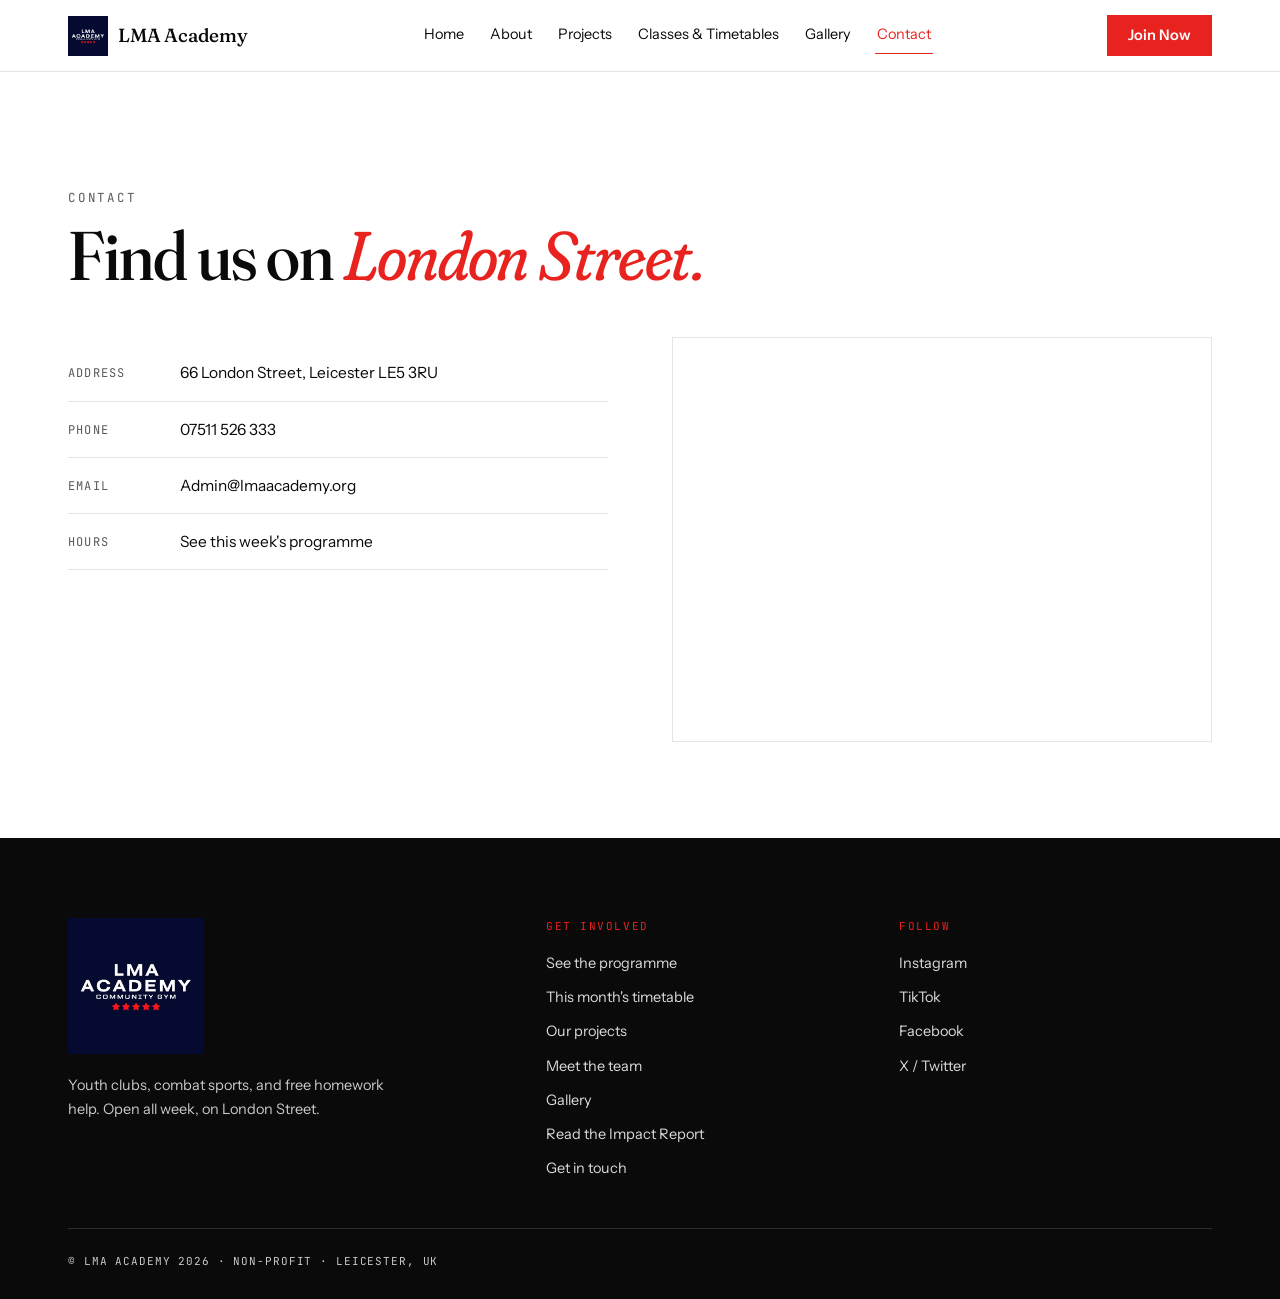
<file: contact.html>
<!doctype html>
<html lang="en">
<head>
<meta charset="utf-8" />
<meta name="viewport" content="width=device-width, initial-scale=1" />
<meta name="color-scheme" content="light only" />
<meta name="supported-color-schemes" content="light" />
<meta name="theme-color" content="#FFFFFF" />
<title>Contact — LMA Academy, Leicester</title>
<meta name="description" content="Visit LMA Academy at 66 London Street, Leicester LE5 3RU. Phone, email, and directions." />
<meta property="og:title" content="Contact — LMA Academy" />
<meta property="og:description" content="66 London Street, Leicester LE5 3RU. Phone, email, and directions." />
<meta property="og:type" content="website" />
<meta property="og:image" content="https://lmaacademy.org/assets/lma-logo.jpg" />
<link rel="icon" type="image/jpeg" href="assets/lma-logo.jpg" />
<link rel="apple-touch-icon" href="assets/lma-logo.jpg" />

<link rel="preconnect" href="https://fonts.googleapis.com" />
<link rel="preconnect" href="https://fonts.gstatic.com" crossorigin />
<link rel="preload" as="style" href="https://fonts.googleapis.com/css2?family=Fraunces:ital,opsz,wght,SOFT@0,9..144,300..700,30..100;1,9..144,300..700,30..100&family=Instrument+Sans:wght@400;500;600&family=JetBrains+Mono:wght@400;500&display=swap" />
<link href="https://fonts.googleapis.com/css2?family=Fraunces:ital,opsz,wght,SOFT@0,9..144,300..700,30..100;1,9..144,300..700,30..100&family=Instrument+Sans:wght@400;500;600&family=JetBrains+Mono:wght@400;500&display=swap" rel="stylesheet" />
<link rel="stylesheet" href="assets/styles.css" />
</head>
<body>

<a href="#main" class="skip-link">Skip to main content</a>

<header class="top" id="top">
  <div class="top-inner">
    <a href="index.html" class="brand" aria-label="LMA Academy — home">
      <img class="brand-mark" src="assets/lma-logo.jpg" alt="" width="40" height="40" /><span>LMA Academy</span>
    </a>
    <nav class="primary-nav" aria-label="Primary">
      <a href="index.html" class="">Home</a>
      <a href="about.html" class="">About</a>
      <a href="projects.html" class="">Projects</a>
      <a href="classes.html" class="">Classes & Timetables</a>
      <a href="gallery.html" class="">Gallery</a>
      <a href="contact.html" aria-current="page" class="is-active">Contact</a>
    </nav>
    <a href="classes.html" class="btn btn-red">Join Now</a>
    <button class="menu-toggle" id="menuToggle" type="button" aria-expanded="false" aria-controls="mobileNav" aria-label="Open menu">
      <span></span><span></span><span></span>
    </button>
  </div>
</header>

<div class="mobile-nav" id="mobileNav">
  <nav aria-label="Mobile">
    <a href="index.html" class="">Home</a>
    <a href="about.html" class="">About</a>
    <a href="projects.html" class="">Projects</a>
    <a href="classes.html" class="">Classes & Timetables</a>
    <a href="gallery.html" class="">Gallery</a>
    <a href="contact.html" aria-current="page" class="is-active">Contact</a>
  </nav>
</div>

<main id="main">
  <section class="visit" id="visit">
    <div class="wrap">
      <div class="page-hero-head">
        <div class="eyebrow">Contact</div>
        <h1 class="page-hero-title">Find us on <em>London Street.</em></h1>
      </div>
      <div class="visit-grid">
        <div>
          <div class="visit-list">
            <div class="visit-item">
              <span class="visit-label">Address</span>
              <span class="visit-value"><a href="https://www.google.com/maps/dir/?api=1&destination=66+London+Street%2C+Leicester+LE5+3RU" target="_blank" rel="noopener">66 London Street, Leicester LE5 3RU</a></span>
            </div>
            <div class="visit-item">
              <span class="visit-label">Phone</span>
              <span class="visit-value"><a href="tel:+447511526333">07511 526 333</a></span>
            </div>
            <div class="visit-item">
              <span class="visit-label">Email</span>
              <span class="visit-value"><a href="mailto:Admin@lmaacademy.org">Admin@lmaacademy.org</a></span>
            </div>
            <div class="visit-item">
              <span class="visit-label">Hours</span>
              <span class="visit-value"><a href="classes.html">See this week's programme</a></span>
            </div>
          </div>
        </div>
        <div class="map-frame">
          <iframe
            src="https://www.google.com/maps?q=66+London+Street%2C+Leicester+LE5+3RU%2C+UK&output=embed"
            title="Map showing LMA Academy at 66 London Street, Leicester LE5 3RU"
            loading="lazy"
            referrerpolicy="no-referrer-when-downgrade">
          </iframe>
        </div>
      </div>
    </div>
  </section>

</main>

<footer class="site-footer">
  <div class="wrap">
    <div class="foot-grid">
      <div>
        <img class="foot-brand-mark" src="assets/lma-logo.jpg" alt="LMA Academy — Community Gym" width="500" height="500" loading="lazy" />
        <p class="foot-tagline">Youth clubs, combat sports, and free homework help. Open all week, on London Street.</p>
      </div>
      <div>
        <div class="foot-heading">Get involved</div>
        <ul class="foot-list">
          <li><a href="classes.html">See the programme</a></li>
          <li><a href="classes.html#this-month">This month's timetable</a></li>
          <li><a href="projects.html">Our projects</a></li>
          <li><a href="about.html#team">Meet the team</a></li>
          <li><a href="gallery.html">Gallery</a></li>
          <li><a href="https://drive.google.com/file/d/15Q95Gauwquju064zafv_QoonsNqUYyMX/view" target="_blank" rel="noopener">Read the Impact Report</a></li>
          <li><a href="contact.html">Get in touch</a></li>
        </ul>
      </div>
      <div>
        <div class="foot-heading">Follow</div>
        <ul class="foot-list">
          <li><a href="https://www.instagram.com/lma_academy" target="_blank" rel="noopener">Instagram</a></li>
          <li><a href="https://www.tiktok.com/@lma_academy" target="_blank" rel="noopener">TikTok</a></li>
          <li><a href="https://www.facebook.com/share/ZXQbTFNiikPn39bd/" target="_blank" rel="noopener">Facebook</a></li>
          <li><a href="https://x.com/lmaacademy_" target="_blank" rel="noopener">X / Twitter</a></li>
        </ul>
      </div>
    </div>
    <div class="foot-bottom">
      <span>© LMA Academy <span id="year">2026</span> · Non-profit · Leicester, UK</span>
    </div>
  </div>
</footer>

<script src="assets/site.js"></script>

</body>
</html>
</file>
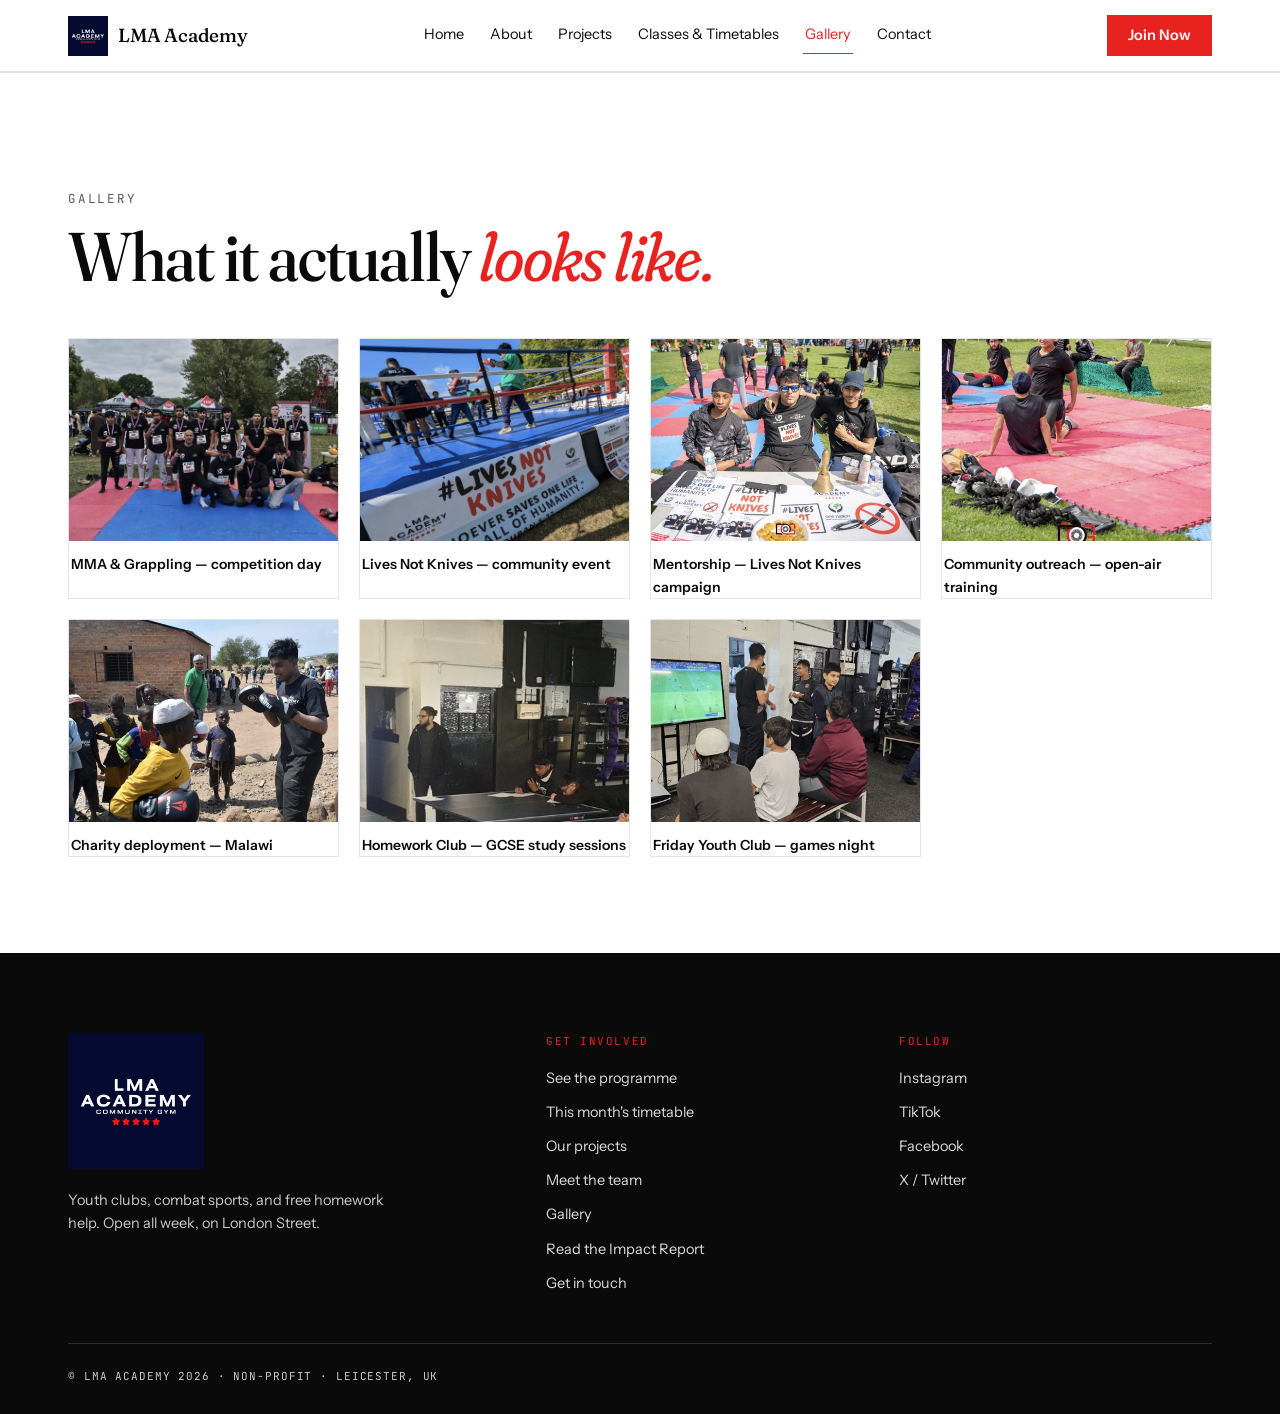
<file: gallery.html>
<!doctype html>
<html lang="en">
<head>
<meta charset="utf-8" />
<meta name="viewport" content="width=device-width, initial-scale=1" />
<meta name="color-scheme" content="light only" />
<meta name="supported-color-schemes" content="light" />
<meta name="theme-color" content="#FFFFFF" />
<title>Gallery — LMA Academy, Leicester</title>
<meta name="description" content="Photos from LMA Academy's youth clubs, combat sports classes, and community work across Leicester." />
<meta property="og:title" content="Gallery — LMA Academy" />
<meta property="og:description" content="Photos from our youth clubs, classes, and community work." />
<meta property="og:type" content="website" />
<meta property="og:image" content="https://lmaacademy.org/assets/lma-logo.jpg" />
<link rel="icon" type="image/jpeg" href="assets/lma-logo.jpg" />
<link rel="apple-touch-icon" href="assets/lma-logo.jpg" />

<link rel="preconnect" href="https://fonts.googleapis.com" />
<link rel="preconnect" href="https://fonts.gstatic.com" crossorigin />
<link rel="preload" as="style" href="https://fonts.googleapis.com/css2?family=Fraunces:ital,opsz,wght,SOFT@0,9..144,300..700,30..100;1,9..144,300..700,30..100&family=Instrument+Sans:wght@400;500;600&family=JetBrains+Mono:wght@400;500&display=swap" />
<link href="https://fonts.googleapis.com/css2?family=Fraunces:ital,opsz,wght,SOFT@0,9..144,300..700,30..100;1,9..144,300..700,30..100&family=Instrument+Sans:wght@400;500;600&family=JetBrains+Mono:wght@400;500&display=swap" rel="stylesheet" />
<link rel="stylesheet" href="assets/styles.css" />
</head>
<body>

<a href="#main" class="skip-link">Skip to main content</a>

<header class="top" id="top">
  <div class="top-inner">
    <a href="index.html" class="brand" aria-label="LMA Academy — home">
      <img class="brand-mark" src="assets/lma-logo.jpg" alt="" width="40" height="40" /><span>LMA Academy</span>
    </a>
    <nav class="primary-nav" aria-label="Primary">
      <a href="index.html" class="">Home</a>
      <a href="about.html" class="">About</a>
      <a href="projects.html" class="">Projects</a>
      <a href="classes.html" class="">Classes & Timetables</a>
      <a href="gallery.html" aria-current="page" class="is-active">Gallery</a>
      <a href="contact.html" class="">Contact</a>
    </nav>
    <a href="classes.html" class="btn btn-red">Join Now</a>
    <button class="menu-toggle" id="menuToggle" type="button" aria-expanded="false" aria-controls="mobileNav" aria-label="Open menu">
      <span></span><span></span><span></span>
    </button>
  </div>
</header>

<div class="mobile-nav" id="mobileNav">
  <nav aria-label="Mobile">
    <a href="index.html" class="">Home</a>
    <a href="about.html" class="">About</a>
    <a href="projects.html" class="">Projects</a>
    <a href="classes.html" class="">Classes & Timetables</a>
    <a href="gallery.html" aria-current="page" class="is-active">Gallery</a>
    <a href="contact.html" class="">Contact</a>
  </nav>
</div>

<main id="main">
  <section class="gallery" id="gallery">
    <div class="wrap">
      <div class="page-hero-head">
        <div class="eyebrow">Gallery</div>
        <h1 class="page-hero-title">What it actually <em>looks like.</em></h1>
      </div>
      <div class="gallery-grid">
        <figure class="gallery-item">
          <img src="assets/gallery/mma-grappling-team.jpg" alt="LMA Academy MMA and grappling team with medals at a community event" loading="lazy" />
          <figcaption>MMA &amp; Grappling — competition day</figcaption>
        </figure>
        <figure class="gallery-item">
          <img src="assets/gallery/lives-not-knives.jpg" alt="Lives Not Knives boxing ring at an outdoor community event" loading="lazy" />
          <figcaption>Lives Not Knives — community event</figcaption>
        </figure>
        <figure class="gallery-item">
          <img src="assets/gallery/mentorship.jpg" alt="LMA Academy mentorship team at a Lives Not Knives stall" loading="lazy" />
          <figcaption>Mentorship — Lives Not Knives campaign</figcaption>
        </figure>
        <figure class="gallery-item">
          <img src="assets/gallery/community-outreach.jpg" alt="Open-air training session on mats at a community event" loading="lazy" />
          <figcaption>Community outreach — open-air training</figcaption>
        </figure>
        <figure class="gallery-item">
          <img src="assets/gallery/charity-deployments.jpg" alt="LMA Academy youth volunteer running a boxing session with children in Malawi" loading="lazy" />
          <figcaption>Charity deployment — Malawi</figcaption>
        </figure>
        <figure class="gallery-item">
          <img src="assets/gallery/homework-club.jpg" alt="Students studying at table tennis tables inside the gym for Homework Club" loading="lazy" />
          <figcaption>Homework Club — GCSE study sessions</figcaption>
        </figure>
        <figure class="gallery-item">
          <img src="assets/gallery/friday-youth-club.jpg" alt="Young people watching a game on a TV screen at Friday Youth Club" loading="lazy" />
          <figcaption>Friday Youth Club — games night</figcaption>
        </figure>
      </div>
    </div>
  </section>

</main>

<footer class="site-footer">
  <div class="wrap">
    <div class="foot-grid">
      <div>
        <img class="foot-brand-mark" src="assets/lma-logo.jpg" alt="LMA Academy — Community Gym" width="500" height="500" loading="lazy" />
        <p class="foot-tagline">Youth clubs, combat sports, and free homework help. Open all week, on London Street.</p>
      </div>
      <div>
        <div class="foot-heading">Get involved</div>
        <ul class="foot-list">
          <li><a href="classes.html">See the programme</a></li>
          <li><a href="classes.html#this-month">This month's timetable</a></li>
          <li><a href="projects.html">Our projects</a></li>
          <li><a href="about.html#team">Meet the team</a></li>
          <li><a href="gallery.html">Gallery</a></li>
          <li><a href="https://drive.google.com/file/d/15Q95Gauwquju064zafv_QoonsNqUYyMX/view" target="_blank" rel="noopener">Read the Impact Report</a></li>
          <li><a href="contact.html">Get in touch</a></li>
        </ul>
      </div>
      <div>
        <div class="foot-heading">Follow</div>
        <ul class="foot-list">
          <li><a href="https://www.instagram.com/lma_academy" target="_blank" rel="noopener">Instagram</a></li>
          <li><a href="https://www.tiktok.com/@lma_academy" target="_blank" rel="noopener">TikTok</a></li>
          <li><a href="https://www.facebook.com/share/ZXQbTFNiikPn39bd/" target="_blank" rel="noopener">Facebook</a></li>
          <li><a href="https://x.com/lmaacademy_" target="_blank" rel="noopener">X / Twitter</a></li>
        </ul>
      </div>
    </div>
    <div class="foot-bottom">
      <span>© LMA Academy <span id="year">2026</span> · Non-profit · Leicester, UK</span>
    </div>
  </div>
</footer>

<script src="assets/site.js"></script>

</body>
</html>
</file>
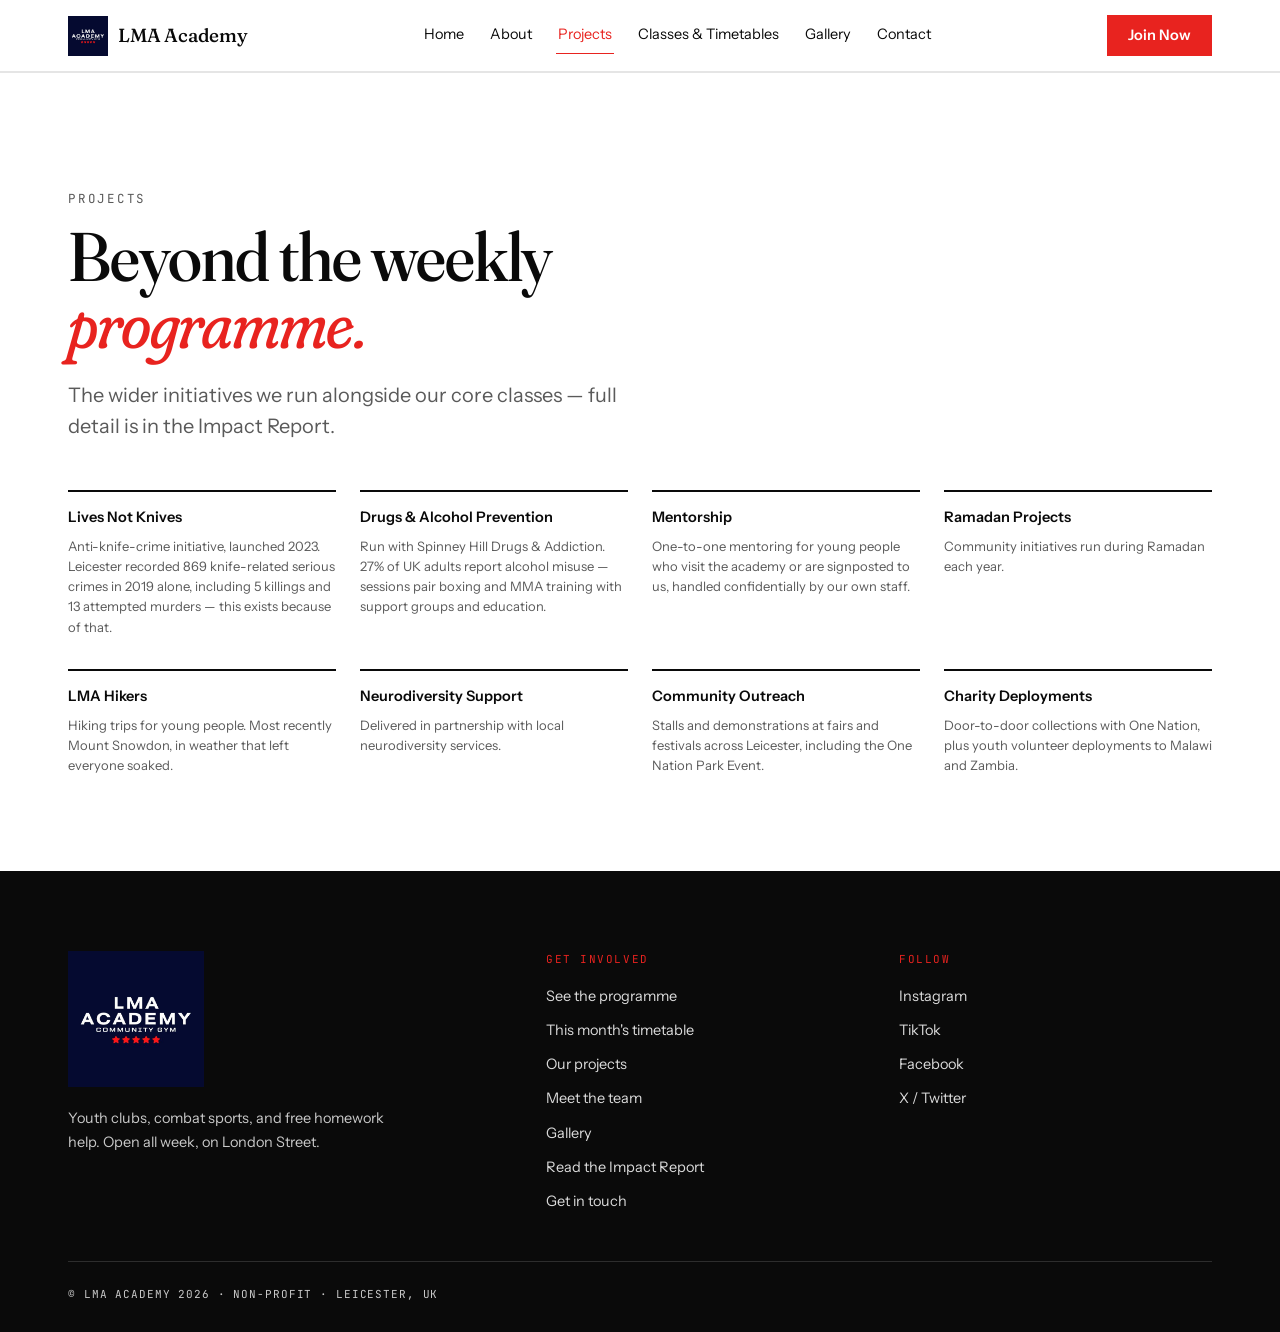
<file: projects.html>
<!doctype html>
<html lang="en">
<head>
<meta charset="utf-8" />
<meta name="viewport" content="width=device-width, initial-scale=1" />
<meta name="color-scheme" content="light only" />
<meta name="supported-color-schemes" content="light" />
<meta name="theme-color" content="#FFFFFF" />
<title>Projects — LMA Academy, Leicester</title>
<meta name="description" content="Lives Not Knives, Drugs & Alcohol Prevention, Mentorship, LMA Hikers, and the other initiatives LMA Academy runs beyond the weekly classes." />
<meta property="og:title" content="Projects — LMA Academy" />
<meta property="og:description" content="The initiatives LMA Academy runs beyond the weekly classes: Lives Not Knives, Mentorship, LMA Hikers, and more." />
<meta property="og:type" content="website" />
<meta property="og:image" content="https://lmaacademy.org/assets/lma-logo.jpg" />
<link rel="icon" type="image/jpeg" href="assets/lma-logo.jpg" />
<link rel="apple-touch-icon" href="assets/lma-logo.jpg" />

<link rel="preconnect" href="https://fonts.googleapis.com" />
<link rel="preconnect" href="https://fonts.gstatic.com" crossorigin />
<link rel="preload" as="style" href="https://fonts.googleapis.com/css2?family=Fraunces:ital,opsz,wght,SOFT@0,9..144,300..700,30..100;1,9..144,300..700,30..100&family=Instrument+Sans:wght@400;500;600&family=JetBrains+Mono:wght@400;500&display=swap" />
<link href="https://fonts.googleapis.com/css2?family=Fraunces:ital,opsz,wght,SOFT@0,9..144,300..700,30..100;1,9..144,300..700,30..100&family=Instrument+Sans:wght@400;500;600&family=JetBrains+Mono:wght@400;500&display=swap" rel="stylesheet" />
<link rel="stylesheet" href="assets/styles.css" />
</head>
<body>

<a href="#main" class="skip-link">Skip to main content</a>

<header class="top" id="top">
  <div class="top-inner">
    <a href="index.html" class="brand" aria-label="LMA Academy — home">
      <img class="brand-mark" src="assets/lma-logo.jpg" alt="" width="40" height="40" /><span>LMA Academy</span>
    </a>
    <nav class="primary-nav" aria-label="Primary">
      <a href="index.html" class="">Home</a>
      <a href="about.html" class="">About</a>
      <a href="projects.html" aria-current="page" class="is-active">Projects</a>
      <a href="classes.html" class="">Classes & Timetables</a>
      <a href="gallery.html" class="">Gallery</a>
      <a href="contact.html" class="">Contact</a>
    </nav>
    <a href="classes.html" class="btn btn-red">Join Now</a>
    <button class="menu-toggle" id="menuToggle" type="button" aria-expanded="false" aria-controls="mobileNav" aria-label="Open menu">
      <span></span><span></span><span></span>
    </button>
  </div>
</header>

<div class="mobile-nav" id="mobileNav">
  <nav aria-label="Mobile">
    <a href="index.html" class="">Home</a>
    <a href="about.html" class="">About</a>
    <a href="projects.html" aria-current="page" class="is-active">Projects</a>
    <a href="classes.html" class="">Classes & Timetables</a>
    <a href="gallery.html" class="">Gallery</a>
    <a href="contact.html" class="">Contact</a>
  </nav>
</div>

<main id="main">
  <section class="projects" id="projects">
    <div class="wrap">
      <div class="page-hero-head">
        <div class="eyebrow">Projects</div>
        <h1 class="page-hero-title">Beyond the weekly <em>programme.</em></h1>
        <p class="lede">The wider initiatives we run alongside our core classes — full detail is in the Impact Report.</p>
      </div>
      <div class="projects-grid">
        <div class="project-tile">
          <h3 class="project-name">Lives Not Knives</h3>
          <p class="project-desc">Anti-knife-crime initiative, launched 2023. Leicester recorded 869 knife-related serious crimes in 2019 alone, including 5 killings and 13 attempted murders — this exists because of that.</p>
        </div>
        <div class="project-tile">
          <h3 class="project-name">Drugs &amp; Alcohol Prevention</h3>
          <p class="project-desc">Run with Spinney Hill Drugs &amp; Addiction. 27% of UK adults report alcohol misuse — sessions pair boxing and MMA training with support groups and education.</p>
        </div>
        <div class="project-tile">
          <h3 class="project-name">Mentorship</h3>
          <p class="project-desc">One-to-one mentoring for young people who visit the academy or are signposted to us, handled confidentially by our own staff.</p>
        </div>
        <div class="project-tile">
          <h3 class="project-name">Ramadan Projects</h3>
          <p class="project-desc">Community initiatives run during Ramadan each year.</p>
        </div>
        <div class="project-tile">
          <h3 class="project-name">LMA Hikers</h3>
          <p class="project-desc">Hiking trips for young people. Most recently Mount Snowdon, in weather that left everyone soaked.</p>
        </div>
        <div class="project-tile">
          <h3 class="project-name">Neurodiversity Support</h3>
          <p class="project-desc">Delivered in partnership with local neurodiversity services.</p>
        </div>
        <div class="project-tile">
          <h3 class="project-name">Community Outreach</h3>
          <p class="project-desc">Stalls and demonstrations at fairs and festivals across Leicester, including the One Nation Park Event.</p>
        </div>
        <div class="project-tile">
          <h3 class="project-name">Charity Deployments</h3>
          <p class="project-desc">Door-to-door collections with One Nation, plus youth volunteer deployments to Malawi and Zambia.</p>
        </div>
      </div>
    </div>
  </section>

</main>

<footer class="site-footer">
  <div class="wrap">
    <div class="foot-grid">
      <div>
        <img class="foot-brand-mark" src="assets/lma-logo.jpg" alt="LMA Academy — Community Gym" width="500" height="500" loading="lazy" />
        <p class="foot-tagline">Youth clubs, combat sports, and free homework help. Open all week, on London Street.</p>
      </div>
      <div>
        <div class="foot-heading">Get involved</div>
        <ul class="foot-list">
          <li><a href="classes.html">See the programme</a></li>
          <li><a href="classes.html#this-month">This month's timetable</a></li>
          <li><a href="projects.html">Our projects</a></li>
          <li><a href="about.html#team">Meet the team</a></li>
          <li><a href="gallery.html">Gallery</a></li>
          <li><a href="https://drive.google.com/file/d/15Q95Gauwquju064zafv_QoonsNqUYyMX/view" target="_blank" rel="noopener">Read the Impact Report</a></li>
          <li><a href="contact.html">Get in touch</a></li>
        </ul>
      </div>
      <div>
        <div class="foot-heading">Follow</div>
        <ul class="foot-list">
          <li><a href="https://www.instagram.com/lma_academy" target="_blank" rel="noopener">Instagram</a></li>
          <li><a href="https://www.tiktok.com/@lma_academy" target="_blank" rel="noopener">TikTok</a></li>
          <li><a href="https://www.facebook.com/share/ZXQbTFNiikPn39bd/" target="_blank" rel="noopener">Facebook</a></li>
          <li><a href="https://x.com/lmaacademy_" target="_blank" rel="noopener">X / Twitter</a></li>
        </ul>
      </div>
    </div>
    <div class="foot-bottom">
      <span>© LMA Academy <span id="year">2026</span> · Non-profit · Leicester, UK</span>
    </div>
  </div>
</footer>

<script src="assets/site.js"></script>

</body>
</html>
</file>
<file: assets/styles.css>
:root{
    color-scheme: light only;

    --paper:        #FFFFFF;
    --paper-2:      #F3F1EE;
    --ink:          #0A0A0A;
    --stone:        #5A5A5A;
    --red:          #E8231F;
    --red-2:        #B81918;
    --rule:         #E5E5E5;
    --grey-on-dark: #C9C9C9;
    --rule-on-dark: rgba(255,255,255,.14);

    --f-display: "Fraunces", ui-serif, "Iowan Old Style", "Palatino Linotype", Georgia, serif;
    --f-body:    "Instrument Sans", ui-sans-serif, -apple-system, "Segoe UI", Helvetica, Arial, sans-serif;
    --f-mono:    "JetBrains Mono", ui-monospace, "SF Mono", Menlo, Consolas, monospace;

    --max: 1240px;
    --gutter: clamp(20px, 4vw, 48px);
    --header-h: 72px;
  }

  *, *::before, *::after{ box-sizing: border-box; }

  html{
    background: #FFFFFF;
    color-scheme: light only;
    -webkit-text-size-adjust: 100%;
    scroll-behavior: smooth;
  }
  body{
    margin: 0;
    background: var(--paper);
    color: var(--ink);
    font-family: var(--f-body);
    font-size: 16px;
    line-height: 1.6;
    -webkit-font-smoothing: antialiased;
    -moz-osx-font-smoothing: grayscale;
    text-rendering: optimizeLegibility;
    font-feature-settings: "ss01" 1, "cv11" 1;
  }
  img{ max-width: 100%; display: block; }
  a{ color: inherit; text-decoration: none; }
  h1,h2,h3,p,ul,figure{ margin: 0; }
  ul{ padding: 0; list-style: none; }

  a:focus-visible, button:focus-visible, iframe:focus-visible{
    outline: 2px solid var(--red);
    outline-offset: 3px;
  }
  ::selection{ background: var(--ink); color: var(--paper); }

  .skip-link{
    position: absolute;
    left: 12px; top: -48px;
    background: var(--ink); color: var(--paper);
    font-family: var(--f-mono); font-size: 13px;
    padding: 10px 16px;
    z-index: 100;
    transition: top .2s ease;
  }
  .skip-link:focus{ top: 12px; }

  .wrap{
    max-width: var(--max);
    margin: 0 auto;
    padding-left: var(--gutter);
    padding-right: var(--gutter);
  }

  .eyebrow{
    font-family: var(--f-mono);
    font-size: 12.5px;
    letter-spacing: .14em;
    text-transform: uppercase;
    color: var(--stone);
  }
  .eyebrow.on-dark{ color: var(--red); }

  /* ── Top bar ─────────────────────────────────────────────── */
  .top{
    position: sticky; top: 0; z-index: 50;
    height: var(--header-h);
    display: flex; align-items: center;
    background: rgba(255,255,255,.90);
    -webkit-backdrop-filter: saturate(140%) blur(10px);
    backdrop-filter: saturate(140%) blur(10px);
    border-bottom: 1px solid var(--rule);
  }
  .top-inner{
    width: 100%;
    max-width: var(--max);
    margin: 0 auto;
    padding: 0 var(--gutter);
    display: flex; align-items: center; justify-content: space-between;
    gap: 20px;
  }
  .brand{
    display: flex; align-items: center; gap: 10px;
    font-family: var(--f-display);
    font-weight: 500;
    font-variation-settings: "opsz" 24, "wght" 500, "SOFT" 40;
    font-size: 19px;
    letter-spacing: -.01em;
    color: var(--ink);
    white-space: nowrap;
  }
  .brand-mark{
    width: 40px;
    height: 40px;
    display: block;
    flex: none;
  }
  .primary-nav{ display: flex; gap: 22px; }
  .primary-nav a{
    font-size: 14.5px; color: var(--ink);
    padding: 6px 2px;
    border-bottom: 1px solid transparent;
    transition: border-color .2s ease;
    white-space: nowrap;
  }
  .primary-nav a:hover{ border-color: var(--stone); }

  .btn{
    display: inline-flex; align-items: center; gap: 8px;
    font-family: var(--f-body);
    font-weight: 600;
    font-size: 14.5px;
    padding: 12px 20px;
    border: 1.5px solid transparent;
    line-height: 1;
    white-space: nowrap;
    transition: background-color .2s ease, color .2s ease, border-color .2s ease;
  }
  .btn-red{ background: var(--red); color: var(--paper); }
  .btn-red:hover{ background: var(--red-2); }
  .btn-solid{ background: var(--ink); color: var(--paper); }
  .btn-solid:hover{ background: #262626; }
  .btn-ghost{ border-color: var(--ink); color: var(--ink); }
  .btn-ghost:hover{ background: var(--ink); color: var(--paper); }
  .btn-ghost.on-dark{ border-color: var(--paper); color: var(--paper); }
  .btn-ghost.on-dark:hover{ background: var(--paper); color: var(--ink); }

  /* ── Mobile menu ─────────────────────────────────────────── */
  .menu-toggle{
    display: none;
    flex-direction: column; justify-content: center; gap: 5px;
    width: 40px; height: 40px;
    border: 0; background: none; padding: 0;
    cursor: pointer; flex-shrink: 0;
  }
  .menu-toggle span{
    display: block; width: 24px; height: 2px; margin: 0 auto;
    background: var(--ink);
    transition: transform .25s ease, opacity .25s ease;
  }
  .menu-toggle[aria-expanded="true"] span:nth-child(1){ transform: translateY(7px) rotate(45deg); }
  .menu-toggle[aria-expanded="true"] span:nth-child(2){ opacity: 0; }
  .menu-toggle[aria-expanded="true"] span:nth-child(3){ transform: translateY(-7px) rotate(-45deg); }

  .mobile-nav{
    position: fixed;
    top: var(--header-h); left: 0; right: 0; bottom: 0;
    background: var(--paper);
    transform: translateX(100%);
    transition: transform .3s ease;
    z-index: 49;
    overflow-y: auto;
    -webkit-overflow-scrolling: touch;
  }
  .mobile-nav.is-open{ transform: translateX(0); }
  .mobile-nav nav{ display: flex; flex-direction: column; padding: 4px var(--gutter) 40px; }
  .mobile-nav a{
    font-family: var(--f-display);
    font-weight: 500;
    font-variation-settings: "opsz" 40, "wght" 500, "SOFT" 20;
    font-size: 1.7rem;
    color: var(--ink);
    padding: 18px 2px;
    border-bottom: 1px solid var(--rule);
  }

  /* ── Hero ────────────────────────────────────────────────── */
  .hero{ padding: clamp(56px, 9vw, 108px) 0 clamp(40px, 6vw, 64px); }
  .headline{
    font-family: var(--f-display);
    font-weight: 500;
    font-variation-settings: "opsz" 144, "wght" 500, "SOFT" 30;
    font-size: clamp(2.6rem, 2.1rem + 3.4vw, 6.2rem);
    line-height: .98;
    letter-spacing: -.015em;
    max-width: 15ch;
    margin-top: 20px;
  }
  .headline em{
    font-style: italic;
    font-variation-settings: "opsz" 144, "wght" 400, "SOFT" 100;
    color: var(--red);
  }
  .lede{
    font-size: clamp(1.05rem, 1rem + .4vw, 1.25rem);
    line-height: 1.55;
    color: var(--stone);
    max-width: 46ch;
    margin-top: 22px;
  }
  .hero-actions{
    display: flex; flex-wrap: wrap; gap: 14px;
    margin-top: 34px;
  }

  /* ── Section scaffolding ─────────────────────────────────── */
  section{ padding: clamp(56px, 8vw, 96px) 0; }
  .section-head{
    display: flex; justify-content: space-between; align-items: flex-end;
    gap: 24px; flex-wrap: wrap;
    margin-bottom: clamp(28px, 4vw, 44px);
  }
  .section-title{
    font-family: var(--f-display);
    font-weight: 500;
    font-variation-settings: "opsz" 96, "wght" 500, "SOFT" 30;
    font-size: clamp(1.9rem, 1.5rem + 2vw, 3.2rem);
    line-height: 1.04;
    letter-spacing: -.01em;
    max-width: 16ch;
    margin-top: 10px;
  }
  .section-aside{
    font-size: 14.5px; color: var(--stone);
    max-width: 30ch; line-height: 1.5;
    padding-bottom: 4px;
  }

  /* ── Schedule — the signature (weekly, fixed) ────────────── */
  .schedule{ scroll-margin-top: var(--header-h); border-top: 1px solid var(--rule); }
  .fixture-list{ border-top: 1px solid var(--rule); }
  .fixture-row{
    display: grid;
    grid-template-columns: 76px 1fr auto;
    align-items: baseline;
    column-gap: 20px;
    padding: 24px 4px;
    border-bottom: 1px solid var(--rule);
    transition: transform .35s cubic-bezier(.2,.8,.2,1);
  }
  .fixture-row:hover, .fixture-row:focus-within{ transform: translateX(14px); }
  .fixture-day{
    font-family: var(--f-mono);
    font-size: 13px; font-weight: 500;
    letter-spacing: .08em;
    color: var(--red);
    padding-top: 4px;
  }
  .fixture-title{
    font-family: var(--f-display);
    font-weight: 500;
    font-variation-settings: "opsz" 72, "wght" 500, "SOFT" 30;
    font-size: clamp(1.3rem, 1.1rem + 1vw, 1.9rem);
    line-height: 1.1;
  }
  .fixture-meta{
    display: block;
    font-family: var(--f-mono);
    font-size: 12.5px;
    letter-spacing: .04em;
    color: var(--stone);
    margin-top: 6px;
  }
  .fixture-status{
    font-family: var(--f-mono);
    font-size: 12px;
    letter-spacing: .1em;
    text-transform: uppercase;
    color: var(--stone);
    align-self: center;
    padding-top: 4px;
    white-space: nowrap;
  }

  /* ── Full weekly timetable (categorized, real data) ──────── */
  .timetable-full{
    margin-top: clamp(48px, 6vw, 72px);
    padding-top: clamp(40px, 5vw, 56px);
    border-top: 1px solid var(--rule);
  }
  .timetable-full-head{
    display: flex; justify-content: space-between; align-items: flex-end;
    gap: 20px; flex-wrap: wrap;
    margin-bottom: clamp(24px, 3vw, 36px);
  }
  .cat-grid{
    display: grid;
    grid-template-columns: repeat(3, 1fr);
    gap: 36px clamp(24px, 3vw, 40px);
  }
  .category-head{
    display: flex; align-items: baseline; justify-content: space-between;
    gap: 10px;
    border-bottom: 2px solid var(--ink);
    padding-bottom: 8px; margin-bottom: 4px;
  }
  .category-name{ font-family: var(--f-body); font-weight: 600; font-size: 1.02rem; }
  .category-badge{
    font-family: var(--f-mono); font-size: 10px;
    letter-spacing: .06em; text-transform: uppercase;
    color: var(--red); white-space: nowrap;
  }
  .cat-list{ border-top: none; }
  .cat-row{
    display: grid;
    grid-template-columns: 42px 1fr auto;
    align-items: baseline; column-gap: 12px;
    padding: 10px 0;
    border-bottom: 1px solid var(--rule);
  }
  .cat-row .fixture-day{ font-size: 10.5px; padding-top: 1px; }
  .cat-title{ display: block; font-family: var(--f-body); font-weight: 600; font-size: 13.5px; color: var(--ink); }
  .cat-meta{ display: block; font-family: var(--f-mono); font-size: 10.5px; color: var(--stone); margin-top: 2px; }
  .cat-price{ font-family: var(--f-mono); font-size: 11px; font-weight: 500; color: var(--stone); white-space: nowrap; }

  /* ── Membership ──────────────────────────────────────────── */
  .membership{
    margin-top: clamp(40px, 5vw, 56px);
    padding-top: clamp(32px, 4vw, 40px);
    border-top: 1px solid var(--rule);
  }
  .membership-grid{ display: grid; grid-template-columns: repeat(3, 1fr); gap: 24px; margin-top: 22px; }
  .tier-card{ border: 1px solid var(--rule); padding: 22px; }
  .tier-card h4{ font-family: var(--f-body); font-weight: 600; font-size: 14px; margin-bottom: 12px; }
  .tier-row{ display: flex; justify-content: space-between; gap: 12px; font-size: 13.5px; padding: 7px 0; border-bottom: 1px dashed var(--rule); }
  .tier-row:last-child{ border-bottom: none; }
  .tier-bronze{ color: #96552A; font-weight: 600; }
  .tier-silver{ color: #71757A; font-weight: 600; }
  .tier-gold{ color: #A6811C; font-weight: 600; }
  .membership-note{ font-size: 13.5px; color: var(--stone); margin-top: 22px; max-width: 64ch; line-height: 1.6; }
  .membership-note a{ color: var(--red); text-decoration: underline; }

  /* ── This month — live, sheet-driven ─────────────────────── */
  .month-timetable{ background: var(--paper-2); scroll-margin-top: var(--header-h); }
  .month-state{
    font-size: 14.5px; color: var(--stone);
    padding: 4px 0 20px;
  }
  .month-state:empty{ display: none; }
  .month-row{
    display: grid;
    grid-template-columns: 96px 1fr auto;
    align-items: baseline;
    column-gap: 20px;
    padding: 20px 4px;
    border-bottom: 1px solid var(--rule);
  }
  .month-day{
    font-family: var(--f-mono);
    font-size: 12.5px; font-weight: 500;
    letter-spacing: .06em;
    color: var(--red);
    padding-top: 4px;
    white-space: nowrap;
  }
  .month-row.is-cancelled .fixture-title,
  .month-row.is-cancelled .fixture-meta{ text-decoration: line-through; opacity: .55; }
  .month-row.is-closed{ opacity: .6; }
  .fixture-status.month-tag-cancelled,
  .fixture-status.month-tag-extra{ color: var(--red); }

  /* ── Pillars (dark = black) ──────────────────────────────── */
  .pillars{ background: var(--ink); color: var(--paper); }
  .pillars-grid{
    display: grid; gap: 44px;
    grid-template-columns: repeat(3, 1fr);
  }
  .pillar{ border-top: 1px solid var(--rule-on-dark); padding-top: 22px; }
  .pillar-tag{
    font-family: var(--f-mono);
    font-size: 12px; letter-spacing: .16em; text-transform: uppercase;
    color: var(--red);
  }
  .pillar-name{
    font-family: var(--f-display);
    font-weight: 500;
    font-variation-settings: "opsz" 72, "wght" 500, "SOFT" 30;
    font-size: clamp(1.4rem, 1.2rem + 1vw, 1.9rem);
    margin-top: 10px;
  }
  .pillar-body{
    font-size: 15px; line-height: 1.6;
    color: var(--grey-on-dark);
    max-width: 34ch;
    margin-top: 12px;
  }

  /* ── Projects ────────────────────────────────────────────── */
  .projects{ border-top: 1px solid var(--rule); }
  .projects-grid{
    display: grid;
    grid-template-columns: repeat(4, 1fr);
    gap: 32px 24px;
  }
  .project-tile{ border-top: 2px solid var(--ink); padding-top: 14px; }
  .project-name{ font-family: var(--f-body); font-weight: 600; font-size: 14.5px; }
  .project-desc{ font-size: 13px; line-height: 1.55; color: var(--stone); margin-top: 7px; }

  /* ── Mission + Impact ────────────────────────────────────── */
  .mission-grid{
    display: grid; gap: clamp(32px, 5vw, 72px);
    grid-template-columns: 1.3fr 1fr;
    align-items: start;
  }
  .mission-body{
    font-family: var(--f-display);
    font-weight: 400;
    font-variation-settings: "opsz" 40, "wght" 400, "SOFT" 20;
    font-size: clamp(1.4rem, 1.1rem + 1.4vw, 2.1rem);
    line-height: 1.35;
    letter-spacing: -.005em;
  }
  .mission-body .emph{ font-weight: 500; color: var(--red); }
  .impact-card{
    border: 1px solid var(--rule);
    border-left: 3px solid var(--red);
    background: var(--paper-2);
    padding: clamp(24px, 3vw, 36px);
  }
  .impact-title{
    font-family: var(--f-display);
    font-weight: 500;
    font-variation-settings: "opsz" 40, "wght" 500, "SOFT" 30;
    font-size: clamp(1.4rem, 1.2rem + 1vw, 1.8rem);
    margin-top: 10px;
    line-height: 1.15;
  }
  .impact-desc{
    font-size: 14.5px; line-height: 1.6;
    color: var(--stone);
    margin-top: 14px;
  }
  .impact-card .btn{ margin-top: 22px; }

  /* ── Team ────────────────────────────────────────────────── */
  .team{ border-top: 1px solid var(--rule); }
  .team-grid{ display: grid; grid-template-columns: repeat(3, 1fr); gap: 24px; }
  .team-card{ border: 1px solid var(--rule); padding: 22px; }
  .team-name{ font-family: var(--f-body); font-weight: 600; font-size: 16px; }
  .team-role{
    font-family: var(--f-mono); font-size: 11px;
    letter-spacing: .08em; text-transform: uppercase;
    color: var(--red); margin-top: 6px;
  }
  .team-bio{ font-size: 13.5px; line-height: 1.6; color: var(--stone); margin-top: 12px; }

  /* ── Gallery ─────────────────────────────────────────────── */
  .gallery{ border-top: 1px solid var(--rule); }
  .gallery-grid{
    display: grid;
    grid-template-columns: repeat(4, 1fr);
    gap: 20px;
  }
  .gallery-item{ margin: 0; }
  .gallery-item img{
    width: 100%; aspect-ratio: 4 / 3; object-fit: cover;
    display: block;
    transition: transform .4s ease;
  }
  .gallery-item:hover img, .gallery-item:focus-within img{ transform: scale(1.04); }
  .gallery-item{ overflow: hidden; border: 1px solid var(--rule); }
  .gallery-item figcaption{
    font-family: var(--f-body); font-weight: 600; font-size: 14px;
    color: var(--ink);
    padding: 12px 2px 0;
  }

  /* ── Standalone-page hero heading (Gallery, etc.) ─────────── */
  .page-hero-head{ padding-top: clamp(8px, 2vw, 20px); margin-bottom: clamp(32px, 4vw, 48px); }
  .page-hero-title{
    font-family: var(--f-display);
    font-weight: 500;
    font-variation-settings: "opsz" 144, "wght" 500, "SOFT" 30;
    font-size: clamp(2.4rem, 1.9rem + 3vw, 5.2rem);
    line-height: .98;
    letter-spacing: -.015em;
    max-width: 16ch;
    margin-top: 14px;
  }
  .page-hero-title em{
    font-style: italic;
    font-variation-settings: "opsz" 144, "wght" 400, "SOFT" 100;
    color: var(--red);
  }

  /* ── Partners ────────────────────────────────────────────── */
  .partners{ border-top: 1px solid var(--rule); }
  .partners-row{
    display: flex; flex-wrap: wrap;
    row-gap: 20px; column-gap: clamp(24px, 4vw, 48px);
    margin-top: 26px;
  }
  .partner-name{
    font-family: var(--f-mono);
    font-size: 12.5px;
    letter-spacing: .08em;
    text-transform: uppercase;
    color: var(--stone);
    opacity: .72;
    transition: color .2s ease, opacity .2s ease;
  }
  .partner-name:hover, .partner-name:focus-visible{ color: var(--ink); opacity: 1; }

  /* ── Visit ───────────────────────────────────────────────── */
  .visit{ scroll-margin-top: var(--header-h); }
  .visit-grid{
    display: grid; gap: clamp(32px, 5vw, 64px);
    grid-template-columns: 1fr 1fr;
    align-items: start;
  }
  .visit-list{ margin-top: 8px; }
  .visit-item{
    padding: 16px 0;
    border-bottom: 1px solid var(--rule);
    display: grid; grid-template-columns: 96px 1fr; gap: 16px;
  }
  .visit-label{
    font-family: var(--f-mono); font-size: 12px;
    letter-spacing: .1em; text-transform: uppercase;
    color: var(--stone); padding-top: 3px;
  }
  .visit-value{ font-size: 15.5px; line-height: 1.5; }
  .visit-value a:hover{ text-decoration: underline; text-decoration-color: var(--stone); }
  .map-frame{
    position: relative;
    aspect-ratio: 4 / 3;
    border: 1px solid var(--rule);
    overflow: hidden;
  }
  .map-frame iframe{
    width: 100%; height: 100%; border: 0;
    filter: grayscale(1) contrast(1.05);
    transition: filter .3s ease;
  }
  .map-frame:hover iframe, .map-frame:focus-within iframe{ filter: grayscale(0); }

  /* ── Footer (dark = black) ───────────────────────────────── */
  .site-footer{ background: var(--ink); color: var(--grey-on-dark); padding: clamp(48px,7vw,80px) 0 28px; }
  .foot-grid{
    display: grid; gap: 40px;
    grid-template-columns: 1.4fr 1fr 1fr;
  }
  .foot-brand-mark{
    width: 136px;
    height: auto;
    margin-bottom: 20px;
  }
  .foot-tagline{ max-width: 32ch; font-size: 14.5px; line-height: 1.6; }
  .foot-heading{
    font-family: var(--f-mono); font-size: 11px;
    letter-spacing: .14em; text-transform: uppercase;
    color: var(--red); margin-bottom: 16px;
  }
  .foot-list{ display: flex; flex-direction: column; gap: 11px; font-size: 14.5px; }
  .foot-list a{ color: var(--paper); transition: opacity .2s ease; opacity: .85; }
  .foot-list a:hover{ opacity: 1; text-decoration: underline; }
  .foot-bottom{
    display: flex; justify-content: space-between; flex-wrap: wrap; gap: 12px;
    margin-top: 48px; padding-top: 24px;
    border-top: 1px solid var(--rule-on-dark);
    font-family: var(--f-mono); font-size: 11px;
    letter-spacing: .08em; text-transform: uppercase;
  }

  /* ── Responsive ──────────────────────────────────────────── */
  @media (max-width: 900px){
    .pillars-grid{ grid-template-columns: 1fr; gap: 32px; }
    .mission-grid{ grid-template-columns: 1fr; }
    .visit-grid{ grid-template-columns: 1fr; }
    .foot-grid{ grid-template-columns: 1fr 1fr; }
    .cat-grid{ grid-template-columns: 1fr 1fr; }
    .membership-grid{ grid-template-columns: 1fr; }
    .projects-grid{ grid-template-columns: 1fr 1fr; }
    .team-grid{ grid-template-columns: 1fr 1fr; }
    .gallery-grid{ grid-template-columns: 1fr 1fr; }
  }
  @media (max-width: 780px){
    .primary-nav{ display: none; }
    .menu-toggle{ display: flex; }
  }
  @media (max-width: 560px){
    .foot-grid{ grid-template-columns: 1fr; }
    .fixture-row{ grid-template-columns: 56px 1fr; row-gap: 6px; }
    .fixture-row .fixture-status{ grid-column: 1 / -1; padding-top: 0; }
    .month-row{ grid-template-columns: 68px 1fr; row-gap: 6px; }
    .month-row .fixture-status{ grid-column: 1 / -1; padding-top: 0; }
    .visit-item{ grid-template-columns: 76px 1fr; }
    .cat-grid{ grid-template-columns: 1fr; }
    .projects-grid{ grid-template-columns: 1fr; }
    .team-grid{ grid-template-columns: 1fr; }
    .gallery-grid{ grid-template-columns: 1fr; }
  }

  /* ── Motion ══════════════════════════════════════════════ */
  @media (prefers-reduced-motion: reduce){
    *, *::before, *::after{ transition: none !important; animation: none !important; }
    html{ scroll-behavior: auto; }
  }

  /* ── Anti-forced-dark rescue ═════════════════════════════ */
  @media (prefers-color-scheme: dark){
    html, body{ background: #FFFFFF !important; color: #0A0A0A !important; }
  }

/* ── Active nav state (multi-page) ──────────────────────── */
.primary-nav a.is-active{ border-color: var(--red); color: var(--red); }
.mobile-nav a.is-active{ color: var(--red); }
</file>
